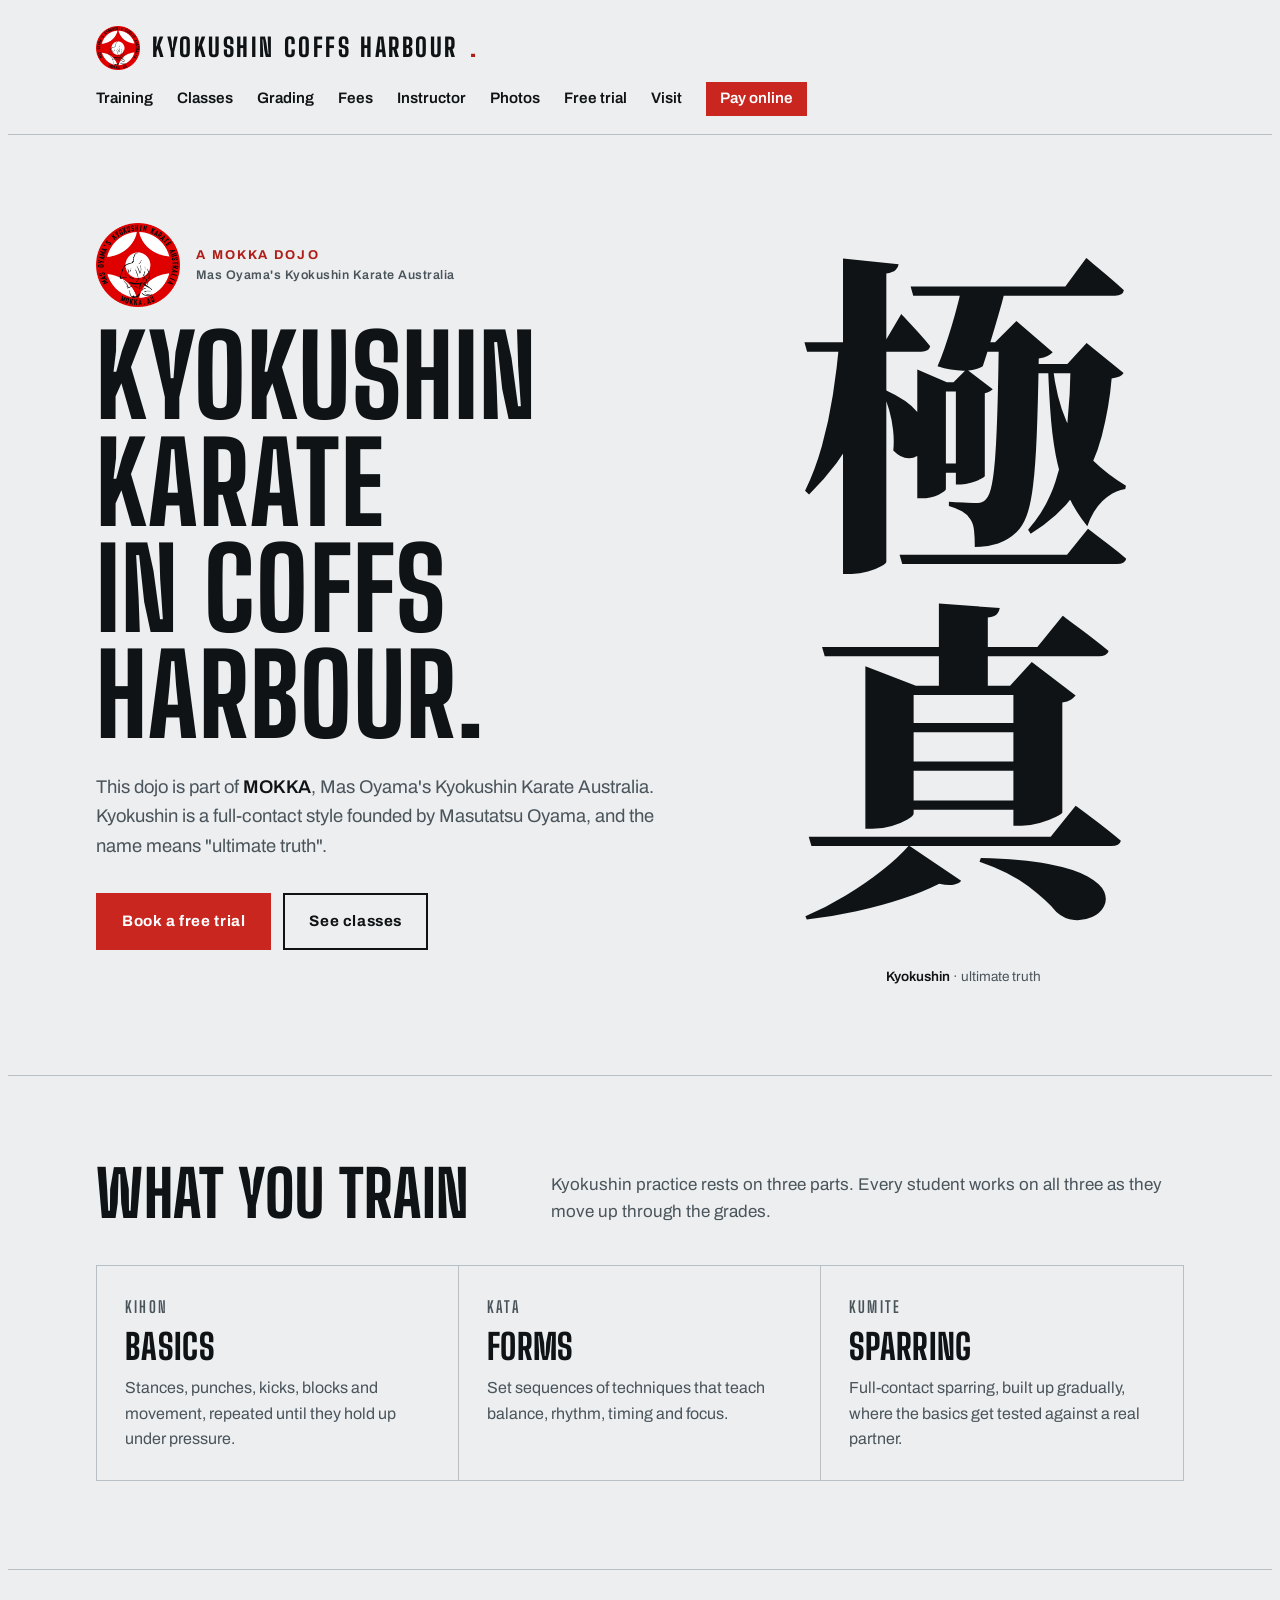
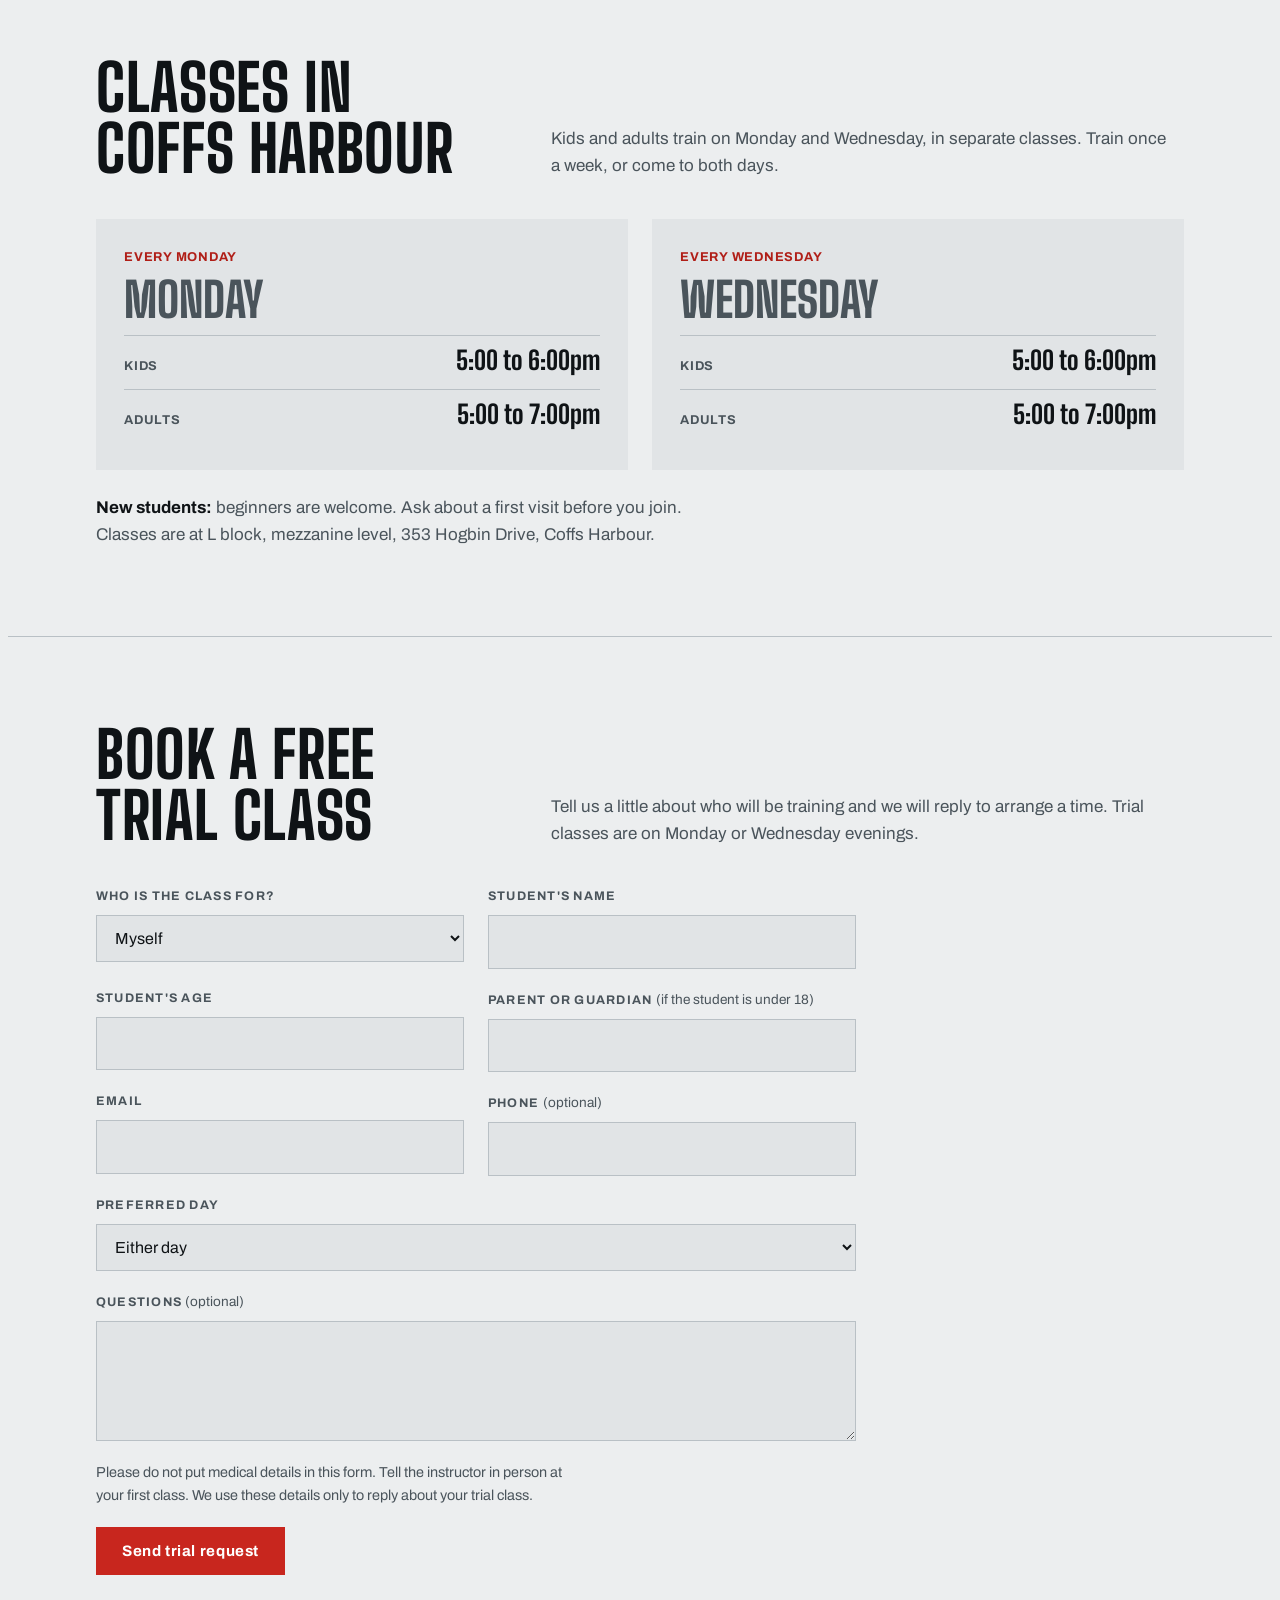
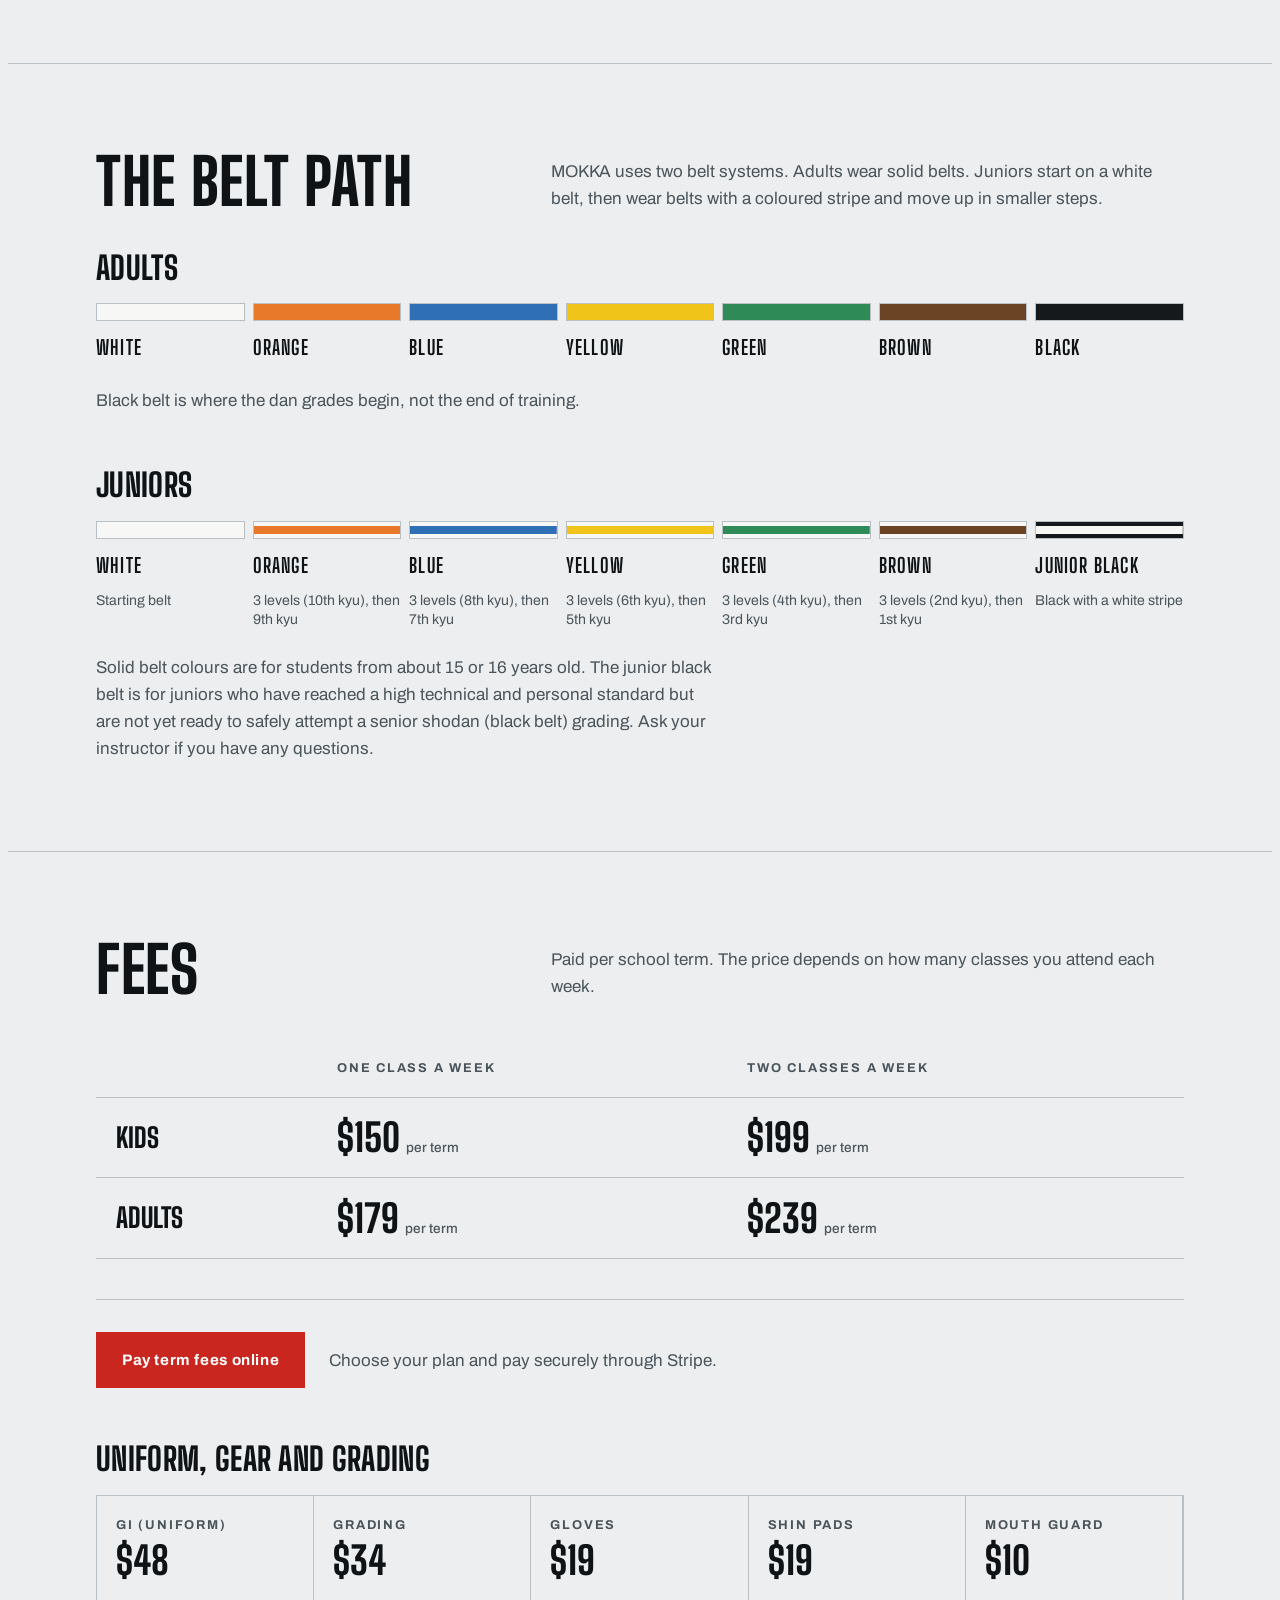
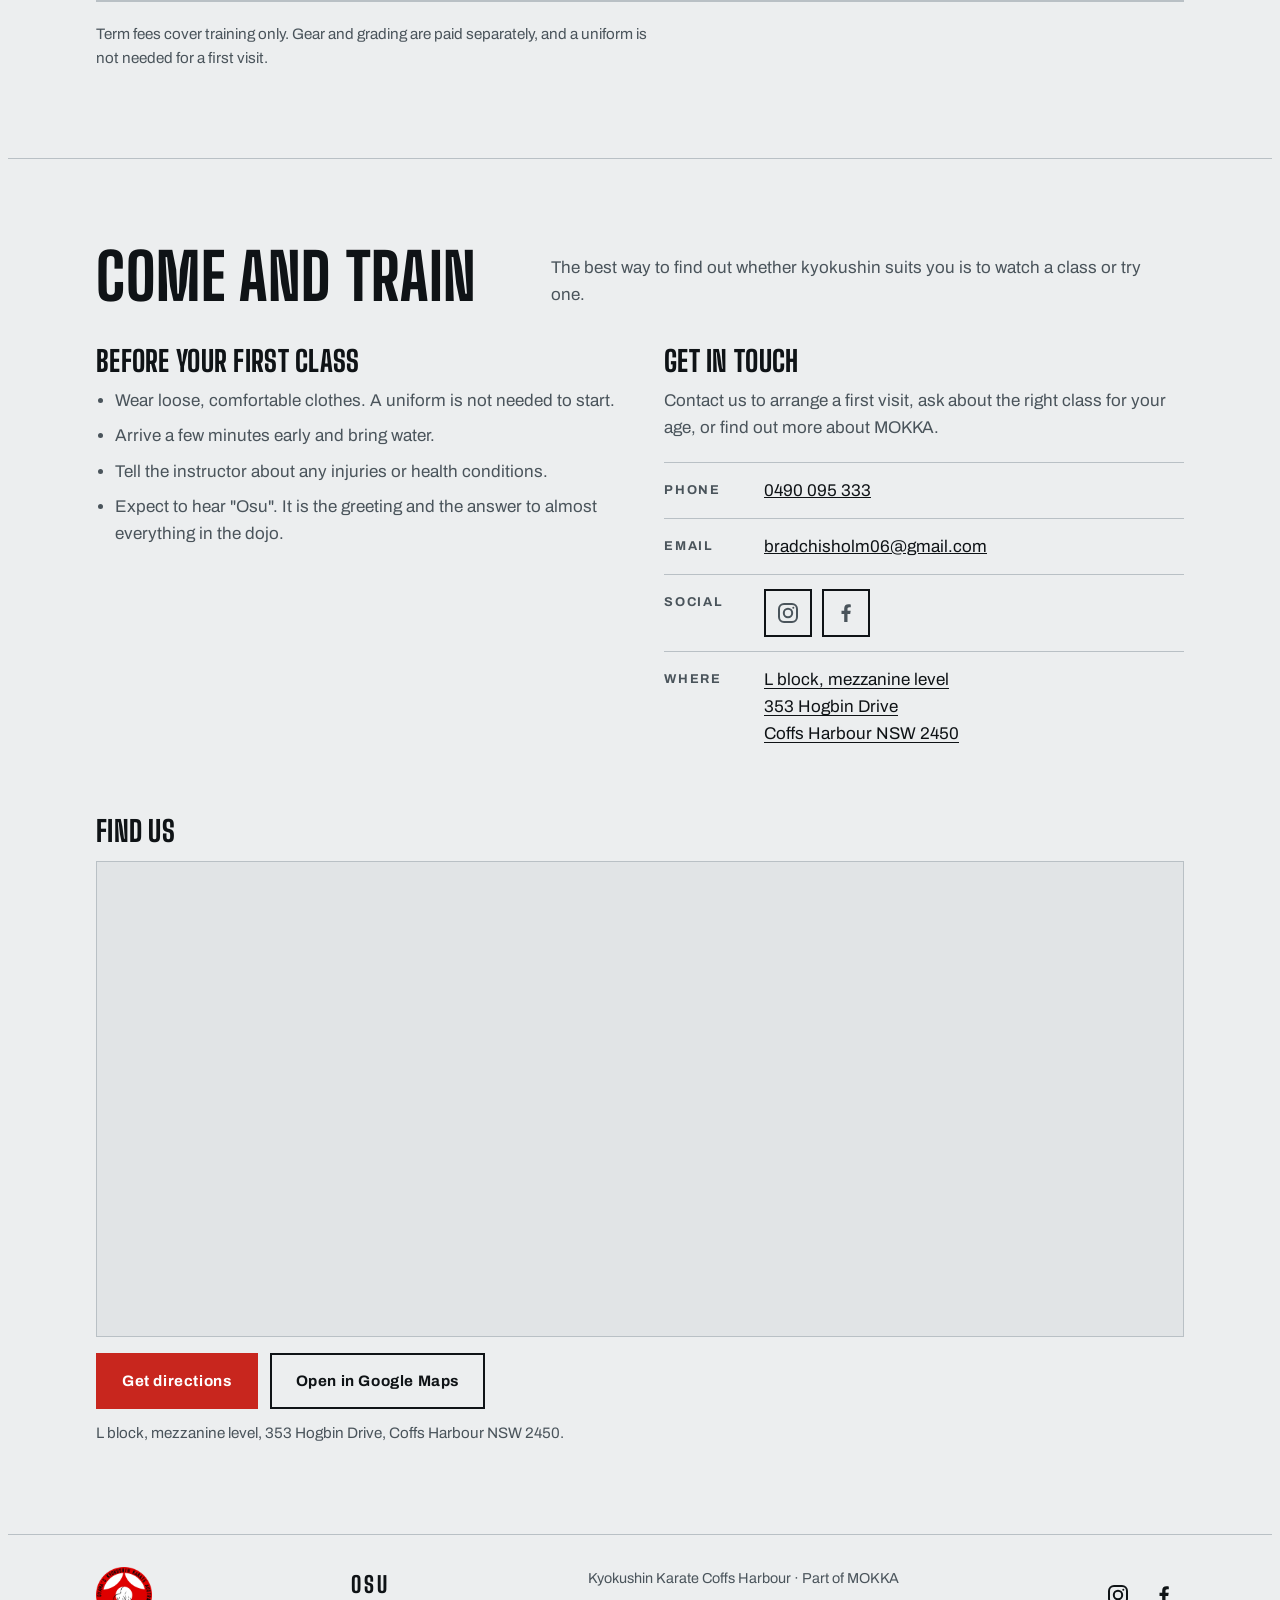
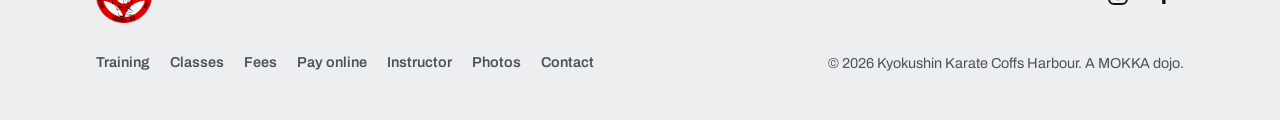
<file: index.html>
<!doctype html>
<html lang="en-AU">
<head>
<meta charset="utf-8">
<meta name="viewport" content="width=device-width, initial-scale=1, viewport-fit=cover">
<title>Kyokushin Karate Coffs Harbour | Kids and Adults Classes</title>
<meta name="description" content="Kyokushin karate classes for kids and adults in Coffs Harbour. A MOKKA dojo. Book a free trial class.">
<meta name="claude:viewport-fit-sides" content="cover">
<meta name="theme-color" content="#C8261E">
<meta property="og:type" content="website">
<meta property="og:site_name" content="Kyokushin Karate Coffs Harbour">
<meta property="og:locale" content="en_AU">
<meta property="og:title" content="Kyokushin Karate Coffs Harbour | Kids and Adults Classes">
<meta property="og:description" content="Kyokushin karate classes for kids and adults in Coffs Harbour. A MOKKA dojo. Book a free trial class.">
<meta property="og:image" content="https://coffskyokushin.netlify.app/og-image.jpg">
<meta name="twitter:card" content="summary_large_image">
<link rel="preconnect" href="https://fonts.googleapis.com">
<link rel="preconnect" href="https://fonts.gstatic.com" crossorigin>
<link rel="stylesheet" href="https://fonts.googleapis.com/css2?family=Big+Shoulders+Display:wght@700;800&family=Archivo:wght@400;500;600;700&display=swap">
<link rel="stylesheet" href="https://fonts.googleapis.com/css2?family=Noto+Serif+JP:wght@900&text=%E6%A5%B5%E7%9C%9F&display=swap">
<link rel="icon" href="favicon.ico" sizes="any">
<link rel="icon" type="image/png" sizes="192x192" href="favicon-192.png">
<link rel="apple-touch-icon" href="apple-touch-icon.png">
<link rel="stylesheet" href="style.css">
<script type="application/ld+json">
{
  "@context": "https://schema.org",
  "@type": "SportsActivityLocation",
  "name": "Kyokushin Karate Coffs Harbour",
  "description": "Kyokushin karate classes for kids and adults in Coffs Harbour. A MOKKA dojo.",
  "url": "https://coffskyokushin.netlify.app/",
  "image": "https://coffskyokushin.netlify.app/og-image.jpg",
  "telephone": "+61490095333",
  "email": "bradchisholm06@gmail.com",
  "address": {"@type": "PostalAddress", "streetAddress": "L block, mezzanine level, 353 Hogbin Drive", "addressLocality": "Coffs Harbour", "addressRegion": "NSW", "postalCode": "2450", "addressCountry": "AU"},
  "geo": {"@type": "GeoCoordinates", "latitude": -30.3283418, "longitude": 153.1025141},
  "hasMap": "https://maps.app.goo.gl/PU4o8mkZWT6EmBcN9",
  "openingHoursSpecification": [{"@type": "OpeningHoursSpecification", "dayOfWeek": ["Monday", "Wednesday"], "opens": "17:00", "closes": "19:00"}],
  "sameAs": ["https://mokka.au", "https://www.instagram.com/mokka.coffs.harbour/", "https://www.facebook.com/profile.php?id=61577713940890"]
}
</script>
<script src="site.js"></script>
</head>
<body>
<a class="skip" href="#top">Skip to content</a>
<header class="bar">
  <div class="wrap">
    <a class="mark" href="#top"><img src="logo-mokka.png" alt="" width="44" height="44">Kyokushin Coffs Harbour<span>.</span></a>
    <button class="nav-toggle" type="button" aria-expanded="false" aria-controls="site-nav" aria-label="Menu"><span></span><span></span><span></span></button>
    <nav id="site-nav" aria-label="Main">
      <a href="#train">Training</a>
      <a href="#classes">Classes</a>
      <a href="#grading">Grading</a>
      <a href="#fees">Fees</a>
      <a href="about.html">Instructor</a>
      <a href="photos.html">Photos</a>
      <a href="#trial">Free trial</a>
      <a href="#visit">Visit</a>
      <a class="nav-pay" href="pay.html">Pay online</a>
    </nav>
  </div>
</header>

<main id="top">
  <div class="hero">
    <div class="wrap">
      <div>
        <a class="eyebrow affil" href="https://mokka.au" target="_blank" rel="noopener"><img src="logo-mokka.png" alt="MOKKA logo" width="84" height="84"><span>A MOKKA dojo<small>Mas Oyama's Kyokushin Karate Australia</small></span></a>
        <h1>Kyokushin karate in Coffs Harbour.</h1>
        <p class="lede">This dojo is part of <strong>MOKKA</strong>, Mas Oyama's Kyokushin Karate Australia. Kyokushin is a full-contact style founded by Masutatsu Oyama, and the name means "ultimate truth".</p>
        <div class="actions">
          <a class="btn primary" href="#trial">Book a free trial</a>
          <a class="btn ghost" href="#classes">See classes</a>
        </div>
      </div>
      <div class="kanji" role="img" aria-label="Kyokushin written in Japanese: 極真">極真</div>
      <p class="kanji-caption"><b>Kyokushin</b> &middot; ultimate truth</p>
    </div>
  </div>

  <section id="train">
    <div class="wrap">
      <div class="section-head">
        <h2>What you train</h2>
        <p>Kyokushin practice rests on three parts. Every student works on all three as they move up through the grades.</p>
      </div>
      <div class="trio">
        <article>
          <p class="jp">Kihon</p>
          <h3>Basics</h3>
          <p>Stances, punches, kicks, blocks and movement, repeated until they hold up under pressure.</p>
        </article>
        <article>
          <p class="jp">Kata</p>
          <h3>Forms</h3>
          <p>Set sequences of techniques that teach balance, rhythm, timing and focus.</p>
        </article>
        <article>
          <p class="jp">Kumite</p>
          <h3>Sparring</h3>
          <p>Full-contact sparring, built up gradually, where the basics get tested against a real partner.</p>
        </article>
      </div>
    </div>
  </section>
  <section id="classes">
    <div class="wrap">
      <div class="section-head">
        <h2>Classes in Coffs Harbour</h2>
        <p>Kids and adults train on Monday and Wednesday, in separate classes. Train once a week, or come to both days.</p>
      </div>
      <div class="days">
        <article class="day">
          <p class="who">Every Monday</p>
          <p class="when">Monday</p>
          <ul class="times">
            <li><span>Kids</span><b>5:00 to 6:00pm</b></li>
            <li><span>Adults</span><b>5:00 to 7:00pm</b></li>
          </ul>
        </article>
        <article class="day">
          <p class="who">Every Wednesday</p>
          <p class="when">Wednesday</p>
          <ul class="times">
            <li><span>Kids</span><b>5:00 to 6:00pm</b></li>
            <li><span>Adults</span><b>5:00 to 7:00pm</b></li>
          </ul>
        </article>
      </div>
      <p class="where"><b>New students:</b> beginners are welcome. Ask about a first visit before you join. Classes are at L block, mezzanine level, 353 Hogbin Drive, Coffs Harbour.</p>
    </div>
  </section>
  <section id="trial">
    <div class="wrap">
      <div class="section-head">
        <h2>Book a free trial class</h2>
        <p>Tell us a little about who will be training and we will reply to arrange a time. Trial classes are on Monday or Wednesday evenings.</p>
      </div>
      <form class="trial-form" id="trial-form" name="trial" method="POST" data-netlify="true" netlify-honeypot="bot-field">
        <input type="hidden" name="form-name" value="trial">
        <input type="hidden" name="subject" value="New trial class request from the website">
        <p class="hp" aria-hidden="true"><label>Leave this empty: <input name="bot-field" type="text" tabindex="-1" autocomplete="off"></label></p>
        <div class="form-grid">
          <div class="field">
            <label for="who">Who is the class for?</label>
            <select id="who" name="who" required>
              <option value="Myself">Myself</option>
              <option value="My child">My child</option>
            </select>
          </div>
          <div class="field">
            <label for="student-name">Student's name</label>
            <input id="student-name" name="student-name" type="text" autocomplete="off" required>
          </div>
          <div class="field">
            <label for="age">Student's age</label>
            <input id="age" name="age" type="number" inputmode="numeric" min="1" max="99" required>
          </div>
          <div class="field">
            <label for="guardian-name">Parent or guardian <small>(if the student is under 18)</small></label>
            <input id="guardian-name" name="guardian-name" type="text" autocomplete="name">
          </div>
          <div class="field">
            <label for="email">Email</label>
            <input id="email" name="email" type="email" autocomplete="email" required>
          </div>
          <div class="field">
            <label for="phone">Phone <small>(optional)</small></label>
            <input id="phone" name="phone" type="tel" autocomplete="tel">
          </div>
          <div class="field wide">
            <label for="day">Preferred day</label>
            <select id="day" name="day">
              <option value="Either day">Either day</option>
              <option value="Monday">Monday</option>
              <option value="Wednesday">Wednesday</option>
            </select>
          </div>
          <div class="field wide">
            <label for="message">Questions <small>(optional)</small></label>
            <textarea id="message" name="message"></textarea>
          </div>
        </div>
        <p class="form-note">Please do not put medical details in this form. Tell the instructor in person at your first class. We use these details only to reply about your trial class.</p>
        <div class="form-actions">
          <button class="btn primary" type="submit">Send trial request</button>
          <p class="form-status" id="trial-status" role="status" aria-live="polite"></p>
        </div>
      </form>
    </div>
  </section>
  <section id="grading">
    <div class="wrap">
      <div class="section-head">
        <h2>The belt path</h2>
        <p>MOKKA uses two belt systems. Adults wear solid belts. Juniors start on a white belt, then wear belts with a coloured stripe and move up in smaller steps.</p>
      </div>
      <h3 class="ladder-title">Adults</h3>
      <ol class="ladder" aria-label="Adult belt order from white to black">
        <li style="--c: var(--belt-white)"><span class="tape"></span><span class="name">White</span></li>
        <li style="--c: var(--belt-orange)"><span class="tape"></span><span class="name">Orange</span></li>
        <li style="--c: var(--belt-blue)"><span class="tape"></span><span class="name">Blue</span></li>
        <li style="--c: var(--belt-yellow)"><span class="tape"></span><span class="name">Yellow</span></li>
        <li style="--c: var(--belt-green)"><span class="tape"></span><span class="name">Green</span></li>
        <li style="--c: var(--belt-brown)"><span class="tape"></span><span class="name">Brown</span></li>
        <li style="--c: var(--belt-black)"><span class="tape"></span><span class="name">Black</span></li>
      </ol>
      <p class="ladder-note">Black belt is where the dan grades begin, not the end of training.</p>

      <h3 class="ladder-title junior-title">Juniors</h3>
      <ol class="ladder junior" aria-label="Junior belt order from white to junior black belt">
        <li style="--c: var(--belt-white)"><span class="tape"></span><span class="name">White</span><span class="detail">Starting belt</span></li>
        <li style="--c: var(--belt-orange)"><span class="tape"></span><span class="name">Orange</span><span class="detail">3 levels (10th kyu), then 9th kyu</span></li>
        <li style="--c: var(--belt-blue)"><span class="tape"></span><span class="name">Blue</span><span class="detail">3 levels (8th kyu), then 7th kyu</span></li>
        <li style="--c: var(--belt-yellow)"><span class="tape"></span><span class="name">Yellow</span><span class="detail">3 levels (6th kyu), then 5th kyu</span></li>
        <li style="--c: var(--belt-green)"><span class="tape"></span><span class="name">Green</span><span class="detail">3 levels (4th kyu), then 3rd kyu</span></li>
        <li style="--c: var(--belt-brown)"><span class="tape"></span><span class="name">Brown</span><span class="detail">3 levels (2nd kyu), then 1st kyu</span></li>
        <li style="--c: var(--belt-white); --base: var(--belt-black)"><span class="tape"></span><span class="name">Junior black</span><span class="detail">Black with a white stripe</span></li>
      </ol>
      <p class="ladder-note">Solid belt colours are for students from about 15 or 16 years old. The junior black belt is for juniors who have reached a high technical and personal standard but are not yet ready to safely attempt a senior shodan (black belt) grading. Ask your instructor if you have any questions.</p>
    </div>
  </section>
  <section id="fees">
    <div class="wrap">
      <div class="section-head">
        <h2>Fees</h2>
        <p>Paid per school term. The price depends on how many classes you attend each week.</p>
      </div>
      <div class="fees-wrap">
        <table>
          <thead>
            <tr><th scope="col"></th><th scope="col">One class a week</th><th scope="col">Two classes a week</th></tr>
          </thead>
          <tbody>
            <tr><th scope="row">Kids</th><td>$150<small>per term</small></td><td>$200<small>per term</small></td></tr>
            <tr><th scope="row">Adults</th><td>$180<small>per term</small></td><td>$240<small>per term</small></td></tr>
          </tbody>
        </table>
      </div>
      <div class="page-cta">
        <a class="btn primary" href="pay.html">Pay term fees online</a>
        <p>Choose your plan and pay securely through Stripe.</p>
      </div>
      <div class="extras">
        <h3>Uniform, gear and grading</h3>
        <dl>
          <div class="item"><dt>Gi (uniform)</dt><dd>$50</dd></div>
          <div class="item"><dt>Grading</dt><dd>$35</dd></div>
          <div class="item"><dt>Gloves</dt><dd>$20</dd></div>
          <div class="item"><dt>Shin pads</dt><dd>$20</dd></div>
          <div class="item"><dt>Mouth guard</dt><dd>$10</dd></div>
        </dl>
        <p class="fees-note">Term fees cover training only. Gear and grading are paid separately, and a uniform is not needed for a first visit.</p>
      </div>
    </div>
  </section>
  <section id="visit">
    <div class="wrap">
      <div class="section-head">
        <h2>Come and train</h2>
        <p>The best way to find out whether kyokushin suits you is to watch a class or try one.</p>
      </div>
      <div class="visit">
        <div>
          <h3>Before your first class</h3>
          <ul>
            <li>Wear loose, comfortable clothes. A uniform is not needed to start.</li>
            <li>Arrive a few minutes early and bring water.</li>
            <li>Tell the instructor about any injuries or health conditions.</li>
            <li>Expect to hear "Osu". It is the greeting and the answer to almost everything in the dojo.</li>
          </ul>
        </div>
        <div>
          <h3>Get in touch</h3>
          <p>Contact us to arrange a first visit, ask about the right class for your age, or find out more about MOKKA.</p>
          <ul class="contact-list">
            <li><span>Phone</span><a href="tel:0490095333">0490 095 333</a></li>
            <li><span>Email</span><a href="mailto:bradchisholm06@gmail.com">bradchisholm06@gmail.com</a></li>
            <li><span>Social</span><span class="social-links"><a class="btn ghost icon-btn" href="https://www.instagram.com/mokka.coffs.harbour/" target="_blank" rel="noopener" aria-label="Instagram" title="Instagram"><svg viewBox="0 0 24 24" width="24" height="24" fill="none" stroke="currentColor" stroke-width="2" stroke-linecap="round" stroke-linejoin="round" aria-hidden="true"><rect x="3" y="3" width="18" height="18" rx="5"/><circle cx="12" cy="12" r="4.2"/><circle cx="17.3" cy="6.7" r="1" fill="currentColor" stroke="none"/></svg></a><a class="btn ghost icon-btn" href="https://www.facebook.com/profile.php?id=61577713940890" target="_blank" rel="noopener" aria-label="Facebook" title="Facebook"><svg viewBox="0 0 24 24" width="24" height="24" fill="currentColor" aria-hidden="true"><path d="M13.5 21v-8h2.7l.5-3.2h-3.2V7.9c0-.9.4-1.7 1.8-1.7h1.5V3.4c-.3 0-1.3-.2-2.4-.2-2.6 0-4.2 1.5-4.2 4.3v2.3H7.5V13h2.7v8h3.3z"/></svg></a></span></li>
            <li><span>Where</span><address><a href="https://maps.app.goo.gl/PU4o8mkZWT6EmBcN9" target="_blank" rel="noopener" title="Open in Google Maps">L block, mezzanine level<br>353 Hogbin Drive<br>Coffs Harbour NSW 2450</a></address></li>
          </ul>
        </div>
      </div>
      <div class="map-block">
        <h3>Find us</h3>
        <div class="map-frame">
          <iframe title="Map showing Kyokushin Karate Coffs Harbour" src="https://www.google.com/maps?q=-30.3283418,153.1025141&amp;z=17&amp;output=embed" loading="lazy" referrerpolicy="no-referrer-when-downgrade" allowfullscreen></iframe>
        </div>
        <p class="map-actions">
          <a class="btn primary" href="https://www.google.com/maps/dir/?api=1&amp;destination=-30.3283418,153.1025141" target="_blank" rel="noopener">Get directions</a>
          <a class="btn ghost" href="https://maps.app.goo.gl/PU4o8mkZWT6EmBcN9" target="_blank" rel="noopener">Open in Google Maps</a>
        </p>
        <p class="map-note">L block, mezzanine level, 353 Hogbin Drive, Coffs Harbour NSW 2450.</p>
      </div>
    </div>
  </section>
</main>

<footer>
  <div class="wrap">
    <a class="foot-logo" href="https://mokka.au" target="_blank" rel="noopener" aria-label="MOKKA, Mas Oyama's Kyokushin Karate Australia (mokka.au)"><img src="logo-mokka.png" alt="" width="64" height="64"></a>
    <span class="osu">Osu</span>
    <span>Kyokushin Karate Coffs Harbour &middot; Part of MOKKA</span>
    <span class="foot-social"><a class="foot-icon" href="https://www.instagram.com/mokka.coffs.harbour/" target="_blank" rel="noopener" aria-label="Instagram" title="Instagram"><svg viewBox="0 0 24 24" width="24" height="24" fill="none" stroke="currentColor" stroke-width="2" stroke-linecap="round" stroke-linejoin="round" aria-hidden="true"><rect x="3" y="3" width="18" height="18" rx="5"/><circle cx="12" cy="12" r="4.2"/><circle cx="17.3" cy="6.7" r="1" fill="currentColor" stroke="none"/></svg></a><a class="foot-icon" href="https://www.facebook.com/profile.php?id=61577713940890" target="_blank" rel="noopener" aria-label="Facebook" title="Facebook"><svg viewBox="0 0 24 24" width="24" height="24" fill="currentColor" aria-hidden="true"><path d="M13.5 21v-8h2.7l.5-3.2h-3.2V7.9c0-.9.4-1.7 1.8-1.7h1.5V3.4c-.3 0-1.3-.2-2.4-.2-2.6 0-4.2 1.5-4.2 4.3v2.3H7.5V13h2.7v8h3.3z"/></svg></a></span>
  </div>
  <div class="wrap foot-meta">
    <nav aria-label="Footer">
      <a href="index.html#train">Training</a>
      <a href="index.html#classes">Classes</a>
      <a href="index.html#fees">Fees</a>
      <a href="pay.html">Pay online</a>
      <a href="about.html">Instructor</a>
      <a href="photos.html">Photos</a>
      <a href="index.html#visit">Contact</a>
    </nav>
    <p>&copy; 2026 Kyokushin Karate Coffs Harbour. A MOKKA dojo.</p>
  </div>
</footer>
<script>
(function () {
  var form = document.getElementById('trial-form');
  var status = document.getElementById('trial-status');
  if (!form || !status) return;
  form.addEventListener('submit', function (e) {
    e.preventDefault();
    var btn = form.querySelector('button[type="submit"]');
    btn.disabled = true;
    status.className = 'form-status';
    status.textContent = 'Sending...';
    fetch('/', {
      method: 'POST',
      headers: { 'Content-Type': 'application/x-www-form-urlencoded' },
      body: new URLSearchParams(new FormData(form)).toString()
    }).then(function (res) {
      if (!res.ok) throw new Error('not ok');
      status.className = 'form-status ok';
      status.textContent = 'Thanks. We have your details and will reply by email or phone to arrange your trial class.';
      form.reset();
    }).catch(function () {
      status.className = 'form-status err';
      status.textContent = 'Sorry, that did not send. Please call 0490 095 333 or email bradchisholm06@gmail.com.';
    }).then(function () {
      btn.disabled = false;
    });
  });
})();
</script>
</body>
</html>
</file>
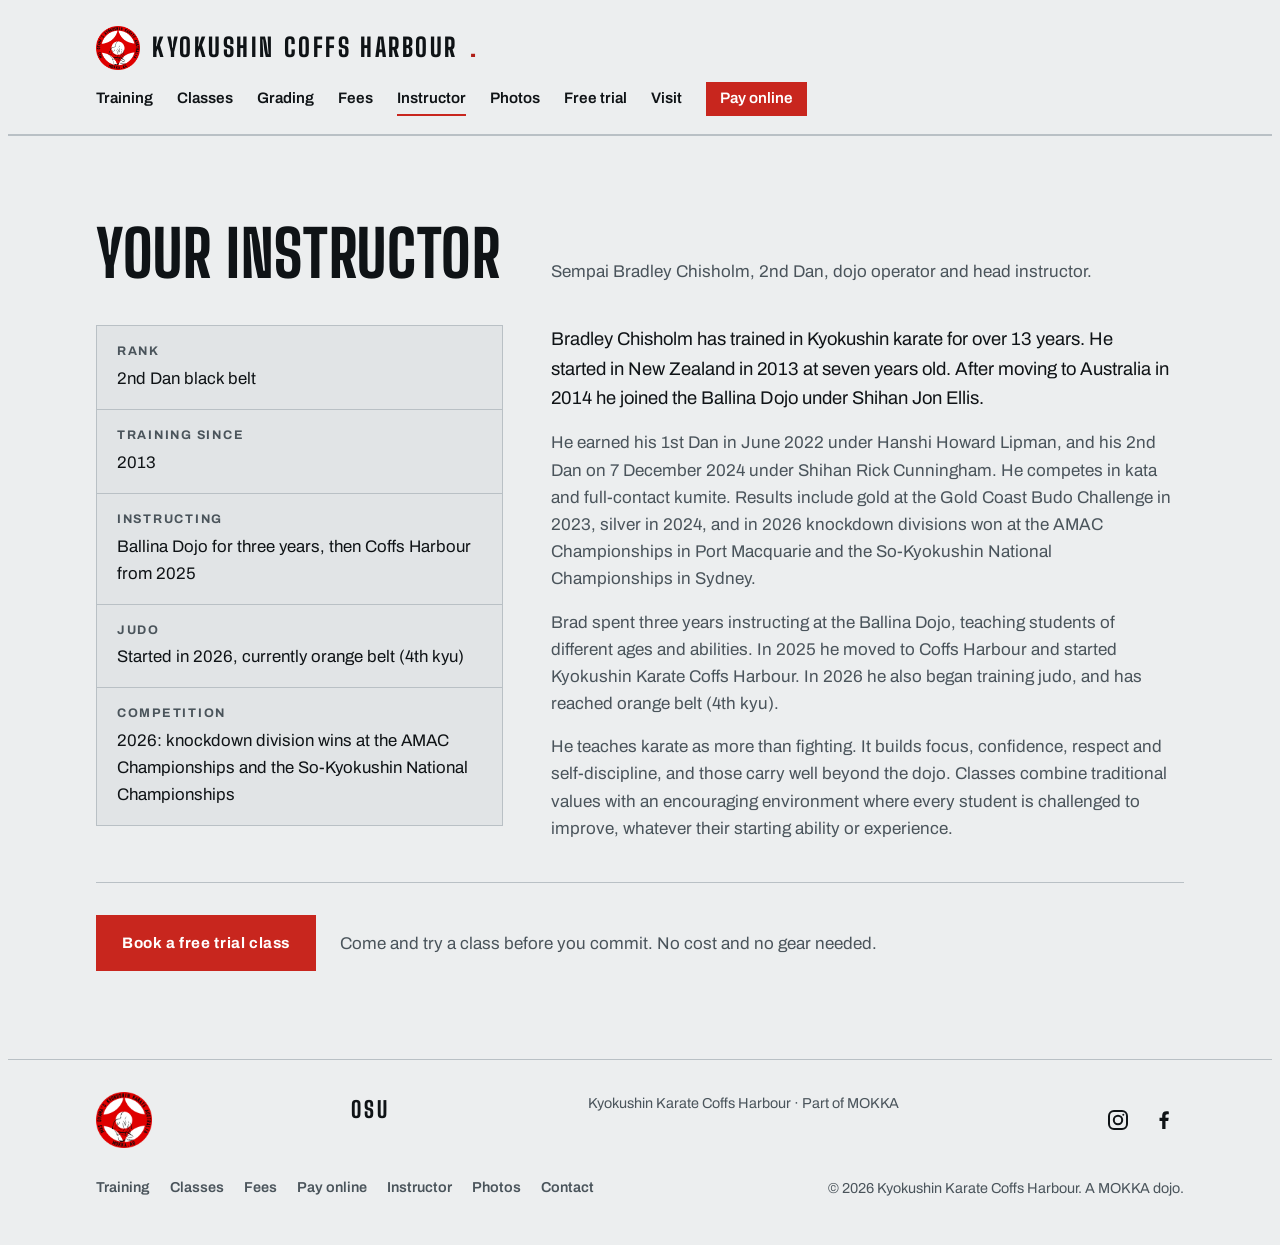
<file: about.html>
<!doctype html>
<html lang="en-AU">
<head>
<meta charset="utf-8">
<meta name="viewport" content="width=device-width, initial-scale=1, viewport-fit=cover">
<title>Your instructor | Kyokushin Karate Coffs Harbour</title>
<meta name="description" content="Meet Sempai Bradley Chisholm, 2nd Dan, head instructor at Kyokushin Karate Coffs Harbour.">
<meta name="claude:viewport-fit-sides" content="cover">
<meta name="theme-color" content="#C8261E">
<meta property="og:type" content="website">
<meta property="og:site_name" content="Kyokushin Karate Coffs Harbour">
<meta property="og:locale" content="en_AU">
<meta property="og:title" content="Your instructor | Kyokushin Karate Coffs Harbour">
<meta property="og:description" content="Meet Sempai Bradley Chisholm, 2nd Dan, head instructor at Kyokushin Karate Coffs Harbour.">
<meta property="og:image" content="https://coffskyokushin.netlify.app/og-image.jpg">
<meta name="twitter:card" content="summary_large_image">
<link rel="preconnect" href="https://fonts.googleapis.com">
<link rel="preconnect" href="https://fonts.gstatic.com" crossorigin>
<link rel="stylesheet" href="https://fonts.googleapis.com/css2?family=Big+Shoulders+Display:wght@700;800&family=Archivo:wght@400;500;600;700&display=swap">
<link rel="stylesheet" href="https://fonts.googleapis.com/css2?family=Noto+Serif+JP:wght@900&text=%E6%A5%B5%E7%9C%9F&display=swap">
<link rel="icon" href="favicon.ico" sizes="any">
<link rel="icon" type="image/png" sizes="192x192" href="favicon-192.png">
<link rel="apple-touch-icon" href="apple-touch-icon.png">
<link rel="stylesheet" href="style.css">
<script src="site.js"></script>
</head>
<body>
<a class="skip" href="#top">Skip to content</a>
<header class="bar">
  <div class="wrap">
    <a class="mark" href="index.html"><img src="logo-mokka.png" alt="" width="44" height="44">Kyokushin Coffs Harbour<span>.</span></a>
    <button class="nav-toggle" type="button" aria-expanded="false" aria-controls="site-nav" aria-label="Menu"><span></span><span></span><span></span></button>
    <nav id="site-nav" aria-label="Main">
      <a href="index.html#train">Training</a>
      <a href="index.html#classes">Classes</a>
      <a href="index.html#grading">Grading</a>
      <a href="index.html#fees">Fees</a>
      <a href="about.html" aria-current="page">Instructor</a>
      <a href="photos.html">Photos</a>
      <a href="index.html#trial">Free trial</a>
      <a href="index.html#visit">Visit</a>
      <a class="nav-pay" href="pay.html">Pay online</a>
    </nav>
  </div>
</header>

<main id="top">
  <section id="about">
    <div class="wrap">
      <div class="section-head">
        <h1>Your instructor</h1>
        <p>Sempai Bradley Chisholm, 2nd Dan, dojo operator and head instructor.</p>
      </div>
      <div class="about">
        <dl class="about-facts">
          <div><dt>Rank</dt><dd>2nd Dan black belt</dd></div>
          <div><dt>Training since</dt><dd>2013</dd></div>
          <div><dt>Instructing</dt><dd>Ballina Dojo for three years, then Coffs Harbour from 2025</dd></div>
          <div><dt>Judo</dt><dd>Started in 2026, currently orange belt (4th kyu)</dd></div>
          <div><dt>Competition</dt><dd>2026: knockdown division wins at the AMAC Championships and the So-Kyokushin National Championships</dd></div>
        </dl>
        <div class="about-text">
          <p>Bradley Chisholm has trained in Kyokushin karate for over 13 years. He started in New Zealand in 2013 at seven years old. After moving to Australia in 2014 he joined the Ballina Dojo under Shihan Jon Ellis.</p>
          <p>He earned his 1st Dan in June 2022 under Hanshi Howard Lipman, and his 2nd Dan on 7 December 2024 under Shihan Rick Cunningham. He competes in kata and full-contact kumite. Results include gold at the Gold Coast Budo Challenge in 2023, silver in 2024, and in 2026 knockdown divisions won at the AMAC Championships in Port Macquarie and the So-Kyokushin National Championships in Sydney.</p>
          <p>Brad spent three years instructing at the Ballina Dojo, teaching students of different ages and abilities. In 2025 he moved to Coffs Harbour and started Kyokushin Karate Coffs Harbour. In 2026 he also began training judo, and has reached orange belt (4th kyu).</p>
          <p>He teaches karate as more than fighting. It builds focus, confidence, respect and self-discipline, and those carry well beyond the dojo. Classes combine traditional values with an encouraging environment where every student is challenged to improve, whatever their starting ability or experience.</p>
        </div>
      </div>
      <div class="page-cta">
        <a class="btn primary" href="index.html#trial">Book a free trial class</a>
        <p>Come and try a class before you commit. No cost and no gear needed.</p>
      </div>
    </div>
  </section>
</main>

<footer>
  <div class="wrap">
    <a class="foot-logo" href="https://mokka.au" target="_blank" rel="noopener" aria-label="MOKKA, Mas Oyama's Kyokushin Karate Australia (mokka.au)"><img src="logo-mokka.png" alt="" width="64" height="64"></a>
    <span class="osu">Osu</span>
    <span>Kyokushin Karate Coffs Harbour &middot; Part of MOKKA</span>
    <span class="foot-social"><a class="foot-icon" href="https://www.instagram.com/mokka.coffs.harbour/" target="_blank" rel="noopener" aria-label="Instagram" title="Instagram"><svg viewBox="0 0 24 24" width="24" height="24" fill="none" stroke="currentColor" stroke-width="2" stroke-linecap="round" stroke-linejoin="round" aria-hidden="true"><rect x="3" y="3" width="18" height="18" rx="5"/><circle cx="12" cy="12" r="4.2"/><circle cx="17.3" cy="6.7" r="1" fill="currentColor" stroke="none"/></svg></a><a class="foot-icon" href="https://www.facebook.com/profile.php?id=61577713940890" target="_blank" rel="noopener" aria-label="Facebook" title="Facebook"><svg viewBox="0 0 24 24" width="24" height="24" fill="currentColor" aria-hidden="true"><path d="M13.5 21v-8h2.7l.5-3.2h-3.2V7.9c0-.9.4-1.7 1.8-1.7h1.5V3.4c-.3 0-1.3-.2-2.4-.2-2.6 0-4.2 1.5-4.2 4.3v2.3H7.5V13h2.7v8h3.3z"/></svg></a></span>
  </div>
  <div class="wrap foot-meta">
    <nav aria-label="Footer">
      <a href="index.html#train">Training</a>
      <a href="index.html#classes">Classes</a>
      <a href="index.html#fees">Fees</a>
      <a href="pay.html">Pay online</a>
      <a href="about.html">Instructor</a>
      <a href="photos.html">Photos</a>
      <a href="index.html#visit">Contact</a>
    </nav>
    <p>&copy; 2026 Kyokushin Karate Coffs Harbour. A MOKKA dojo.</p>
  </div>
</footer>
</body>
</html>
</file>
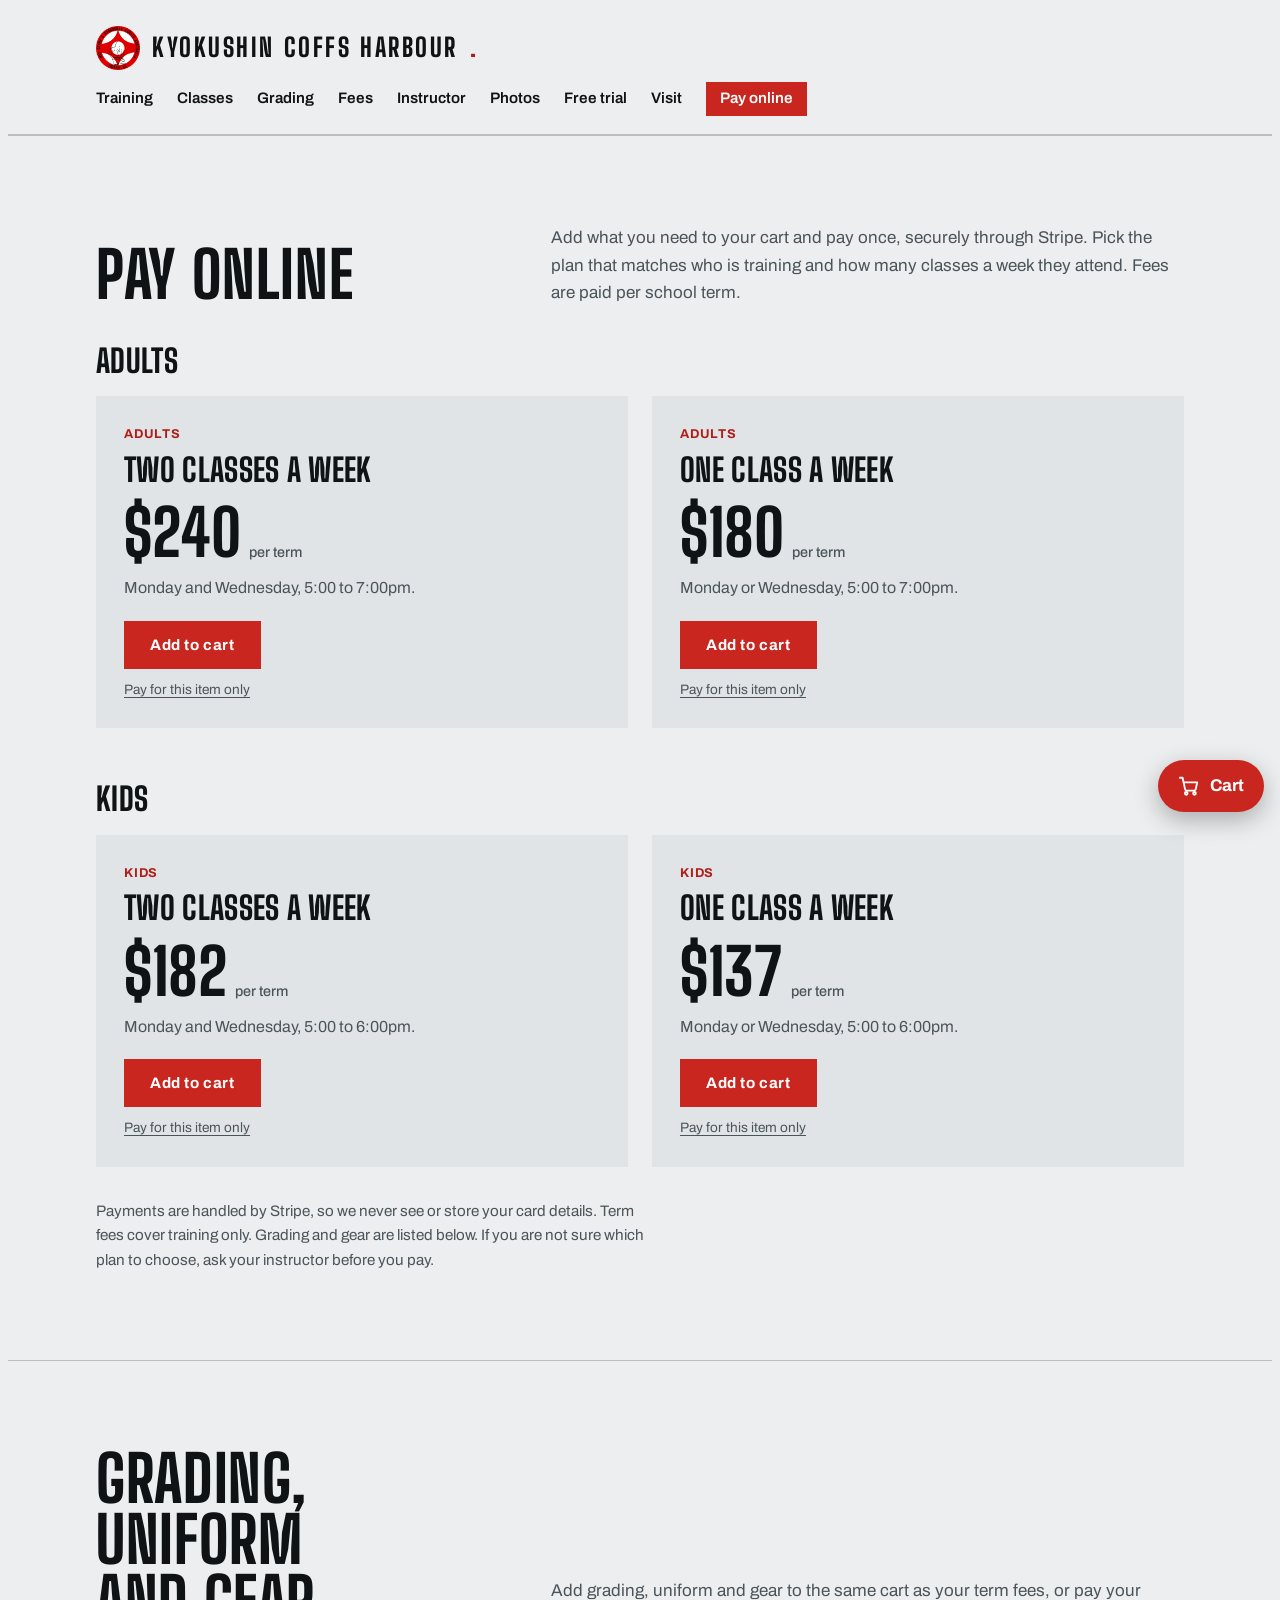
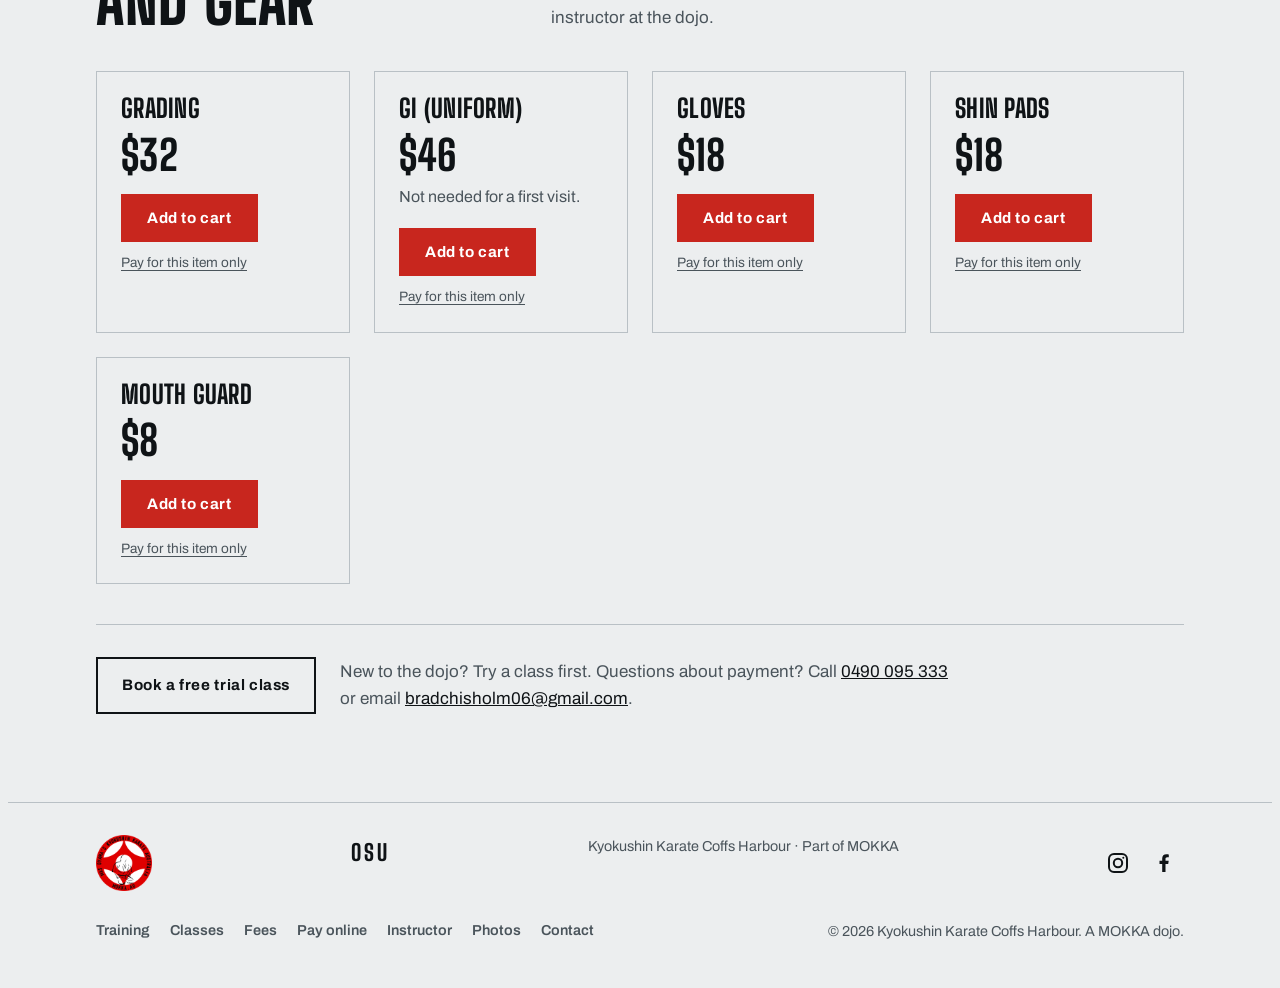
<file: pay.html>
<!doctype html>
<html lang="en-AU">
<head>
<meta charset="utf-8">
<meta name="viewport" content="width=device-width, initial-scale=1, viewport-fit=cover">
<title>Pay online | Kyokushin Karate Coffs Harbour</title>
<meta name="description" content="Pay term fees for Kyokushin Karate Coffs Harbour online, securely through Stripe. Kids and adults, one or two classes a week.">
<meta name="claude:viewport-fit-sides" content="cover">
<meta name="theme-color" content="#C8261E">
<meta property="og:type" content="website">
<meta property="og:site_name" content="Kyokushin Karate Coffs Harbour">
<meta property="og:locale" content="en_AU">
<meta property="og:title" content="Pay online | Kyokushin Karate Coffs Harbour">
<meta property="og:description" content="Pay term fees for Kyokushin Karate Coffs Harbour online, securely through Stripe. Kids and adults, one or two classes a week.">
<meta property="og:image" content="https://coffskyokushin.netlify.app/og-image.jpg">
<meta name="twitter:card" content="summary_large_image">
<link rel="preconnect" href="https://fonts.googleapis.com">
<link rel="preconnect" href="https://fonts.gstatic.com" crossorigin>
<link rel="stylesheet" href="https://fonts.googleapis.com/css2?family=Big+Shoulders+Display:wght@700;800&family=Archivo:wght@400;500;600;700&display=swap">
<link rel="stylesheet" href="https://fonts.googleapis.com/css2?family=Noto+Serif+JP:wght@900&text=%E6%A5%B5%E7%9C%9F&display=swap">
<link rel="icon" href="favicon.ico" sizes="any">
<link rel="icon" type="image/png" sizes="192x192" href="favicon-192.png">
<link rel="apple-touch-icon" href="apple-touch-icon.png">
<link rel="stylesheet" href="style.css">
<script src="site.js"></script>
</head>
<body>
<a class="skip" href="#top">Skip to content</a>
<header class="bar">
  <div class="wrap">
    <a class="mark" href="index.html"><img src="logo-mokka.png" alt="" width="44" height="44">Kyokushin Coffs Harbour<span>.</span></a>
    <button class="nav-toggle" type="button" aria-expanded="false" aria-controls="site-nav" aria-label="Menu"><span></span><span></span><span></span></button>
    <nav id="site-nav" aria-label="Main">
      <a href="index.html#train">Training</a>
      <a href="index.html#classes">Classes</a>
      <a href="index.html#grading">Grading</a>
      <a href="index.html#fees">Fees</a>
      <a href="about.html">Instructor</a>
      <a href="photos.html">Photos</a>
      <a href="index.html#trial">Free trial</a>
      <a href="index.html#visit">Visit</a>
      <a class="nav-pay" href="pay.html" aria-current="page">Pay online</a>
    </nav>
  </div>
</header>

<main id="top">
  <div class="pay-banner" id="payBanner" role="status" hidden></div>
  <section id="term-fees">
    <div class="wrap">
      <div class="section-head">
        <h1>Pay online</h1>
        <p>Add what you need to your cart and pay once, securely through Stripe. Pick the plan that matches who is training and how many classes a week they attend. Fees are paid per school term.</p>
      </div>

      <h3 class="ladder-title">Adults</h3>
      <div class="plans">
        <article class="plan" data-id="adult-2x" data-name="Adult term fees, 2 classes a week" data-price="240">
          <p class="who">Adults</p>
          <h4>Two classes a week</h4>
          <p class="price">$240<small>per term</small></p>
          <p class="detail">Monday and Wednesday, 5:00 to 7:00pm.</p>
          <div class="buy"><button class="btn primary add-to-cart" type="button">Add to cart</button><a class="direct-link" href="https://buy.stripe.com/bJe7sM3cv8SifTk2Hy1oI03" rel="noopener">Pay for this item only</a></div>
        </article>
        <article class="plan" data-id="adult-1x" data-name="Adult term fees, 1 class a week" data-price="180">
          <p class="who">Adults</p>
          <h4>One class a week</h4>
          <p class="price">$180<small>per term</small></p>
          <p class="detail">Monday or Wednesday, 5:00 to 7:00pm.</p>
          <div class="buy"><button class="btn primary add-to-cart" type="button">Add to cart</button><a class="direct-link" href="https://buy.stripe.com/3cI4gA8wP2tU4aC0zq1oI04" rel="noopener">Pay for this item only</a></div>
        </article>
      </div>

      <h3 class="ladder-title junior-title">Kids</h3>
      <div class="plans">
        <article class="plan" data-id="kid-2x" data-name="Kids term fees, 2 classes a week" data-price="200">
          <p class="who">Kids</p>
          <h4>Two classes a week</h4>
          <p class="price">$200<small>per term</small></p>
          <p class="detail">Monday and Wednesday, 5:00 to 6:00pm.</p>
          <div class="buy"><button class="btn primary add-to-cart" type="button">Add to cart</button><a class="direct-link" href="https://buy.stripe.com/cNi28s8wP0lMdLcbe41oI05" rel="noopener">Pay for this item only</a></div>
        </article>
        <article class="plan" data-id="kid-1x" data-name="Kids term fees, 1 class a week" data-price="150">
          <p class="who">Kids</p>
          <h4>One class a week</h4>
          <p class="price">$150<small>per term</small></p>
          <p class="detail">Monday or Wednesday, 5:00 to 6:00pm.</p>
          <div class="buy"><button class="btn primary add-to-cart" type="button">Add to cart</button><a class="direct-link" href="https://buy.stripe.com/4gM9AUfZhd8y6iK81S1oI00" rel="noopener">Pay for this item only</a></div>
        </article>
      </div>

      <p class="pay-note">Payments are handled by Stripe, so we never see or store your card details. Term fees cover training only. Grading and gear are listed below. If you are not sure which plan to choose, ask your instructor before you pay.</p>
    </div>
  </section>

  <section id="shop">
    <div class="wrap">
      <div class="section-head">
        <h2>Grading, uniform and gear</h2>
        <p>Add grading, uniform and gear to the same cart as your term fees, or pay your instructor at the dojo.</p>
      </div>

      <!--
        HOW TO ADD OR CHANGE AN ITEM IN THE CART
        1. In netlify/functions/checkout.js, add a line to CATALOG (or change a price there). The price in that
           file is the one customers are charged.
        2. Copy one whole <article class="shop-item" ...> block below and change data-id (must match the CATALOG id),
           data-name, data-price (display only), the heading and the price shown.
        The small "Pay for this item only" links are the old single-item Stripe links. Delete them once you are happy with the cart.
      -->
      <div class="shop">
        <article class="shop-item" data-id="grading" data-name="Grading fee" data-price="35">
          <h4>Grading</h4>
          <p class="price">$35</p>
          <div class="buy"><button class="btn primary add-to-cart" type="button">Add to cart</button><a class="direct-link" href="https://buy.stripe.com/bJe6oI00j0lMgXo6XO1oI06" rel="noopener">Pay for this item only</a></div>
        </article>
        <article class="shop-item" data-id="gi" data-name="Gi (uniform)" data-price="50">
          <h4>Gi (uniform)</h4>
          <p class="price">$50</p>
          <p class="detail">Not needed for a first visit.</p>
          <div class="buy"><button class="btn primary add-to-cart" type="button">Add to cart</button><a class="direct-link" href="https://buy.stripe.com/8x25kEeVdd8y9uW5TK1oI08" rel="noopener">Pay for this item only</a></div>
        </article>
        <article class="shop-item" data-id="gloves" data-name="Gloves" data-price="20">
          <h4>Gloves</h4>
          <p class="price">$20</p>
          <div class="buy"><button class="btn primary add-to-cart" type="button">Add to cart</button><a class="direct-link" href="https://buy.stripe.com/14A28sfZh7OecH84PG1oI07" rel="noopener">Pay for this item only</a></div>
        </article>
        <article class="shop-item" data-id="shin-pads" data-name="Shin pads" data-price="20">
          <h4>Shin pads</h4>
          <p class="price">$20</p>
          <div class="buy"><button class="btn primary add-to-cart" type="button">Add to cart</button><a class="direct-link" href="https://buy.stripe.com/cNidRaeVd1pQaz0be41oI0a" rel="noopener">Pay for this item only</a></div>
        </article>
        <article class="shop-item" data-id="mouth-guard" data-name="Mouth guard" data-price="10">
          <h4>Mouth guard</h4>
          <p class="price">$10</p>
          <div class="buy"><button class="btn primary add-to-cart" type="button">Add to cart</button><a class="direct-link" href="https://buy.stripe.com/fZucN69AT6KadLc6XO1oI09" rel="noopener">Pay for this item only</a></div>
        </article>
      </div>

      <div class="page-cta">
        <a class="btn ghost" href="index.html#trial">Book a free trial class</a>
        <p>New to the dojo? Try a class first. Questions about payment? Call <a href="tel:0490095333">0490 095 333</a> or email <a href="mailto:bradchisholm06@gmail.com">bradchisholm06@gmail.com</a>.</p>
      </div>
    </div>
  </section>
</main>

<footer>
  <div class="wrap">
    <a class="foot-logo" href="https://mokka.au" target="_blank" rel="noopener" aria-label="MOKKA, Mas Oyama's Kyokushin Karate Australia (mokka.au)"><img src="logo-mokka.png" alt="" width="64" height="64"></a>
    <span class="osu">Osu</span>
    <span>Kyokushin Karate Coffs Harbour &middot; Part of MOKKA</span>
    <span class="foot-social"><a class="foot-icon" href="https://www.instagram.com/mokka.coffs.harbour/" target="_blank" rel="noopener" aria-label="Instagram" title="Instagram"><svg viewBox="0 0 24 24" width="24" height="24" fill="none" stroke="currentColor" stroke-width="2" stroke-linecap="round" stroke-linejoin="round" aria-hidden="true"><rect x="3" y="3" width="18" height="18" rx="5"/><circle cx="12" cy="12" r="4.2"/><circle cx="17.3" cy="6.7" r="1" fill="currentColor" stroke="none"/></svg></a><a class="foot-icon" href="https://www.facebook.com/profile.php?id=61577713940890" target="_blank" rel="noopener" aria-label="Facebook" title="Facebook"><svg viewBox="0 0 24 24" width="24" height="24" fill="currentColor" aria-hidden="true"><path d="M13.5 21v-8h2.7l.5-3.2h-3.2V7.9c0-.9.4-1.7 1.8-1.7h1.5V3.4c-.3 0-1.3-.2-2.4-.2-2.6 0-4.2 1.5-4.2 4.3v2.3H7.5V13h2.7v8h3.3z"/></svg></a></span>
  </div>
  <div class="wrap foot-meta">
    <nav aria-label="Footer">
      <a href="index.html#train">Training</a>
      <a href="index.html#classes">Classes</a>
      <a href="index.html#fees">Fees</a>
      <a href="pay.html">Pay online</a>
      <a href="about.html">Instructor</a>
      <a href="photos.html">Photos</a>
      <a href="index.html#visit">Contact</a>
    </nav>
    <p>&copy; 2026 Kyokushin Karate Coffs Harbour. A MOKKA dojo.</p>
  </div>
</footer>
<button class="cart-fab" id="cartOpen" type="button" aria-controls="cart" aria-expanded="false">
  <svg viewBox="0 0 24 24" width="22" height="22" fill="none" stroke="currentColor" stroke-width="2" stroke-linecap="round" stroke-linejoin="round" aria-hidden="true"><circle cx="9" cy="20" r="1.5"/><circle cx="18" cy="20" r="1.5"/><path d="M2 3h3l2.7 12.4a2 2 0 0 0 2 1.6h7.6a2 2 0 0 0 2-1.5L21 8H6"/></svg>
  <span>Cart</span><span class="cart-count" id="cartCount">0</span>
</button>
<div class="cart-scrim" id="cartScrim" hidden></div>
<aside class="cart" id="cart" aria-label="Shopping cart" hidden>
  <div class="cart-head"><h2>Your cart</h2><button class="cart-close" id="cartClose" type="button" aria-label="Close cart">&times;</button></div>
  <ul class="cart-list" id="cartList"></ul>
  <p class="cart-empty" id="cartEmpty">Your cart is empty. Add term fees, grading or gear, then check out once.</p>
  <div class="cart-foot">
    <p class="cart-total"><span>Total</span><strong id="cartTotal">$0</strong></p>
    <p class="cart-error" id="cartError" role="alert" hidden></p>
    <button class="btn primary" id="checkoutBtn" type="button">Checkout with Stripe</button>
    <p class="cart-small">You will enter the student's name and your email on the Stripe page. Prices are in AUD.</p>
  </div>
</aside>
<script src="cart.js"></script>
</body>
</html>
</file>
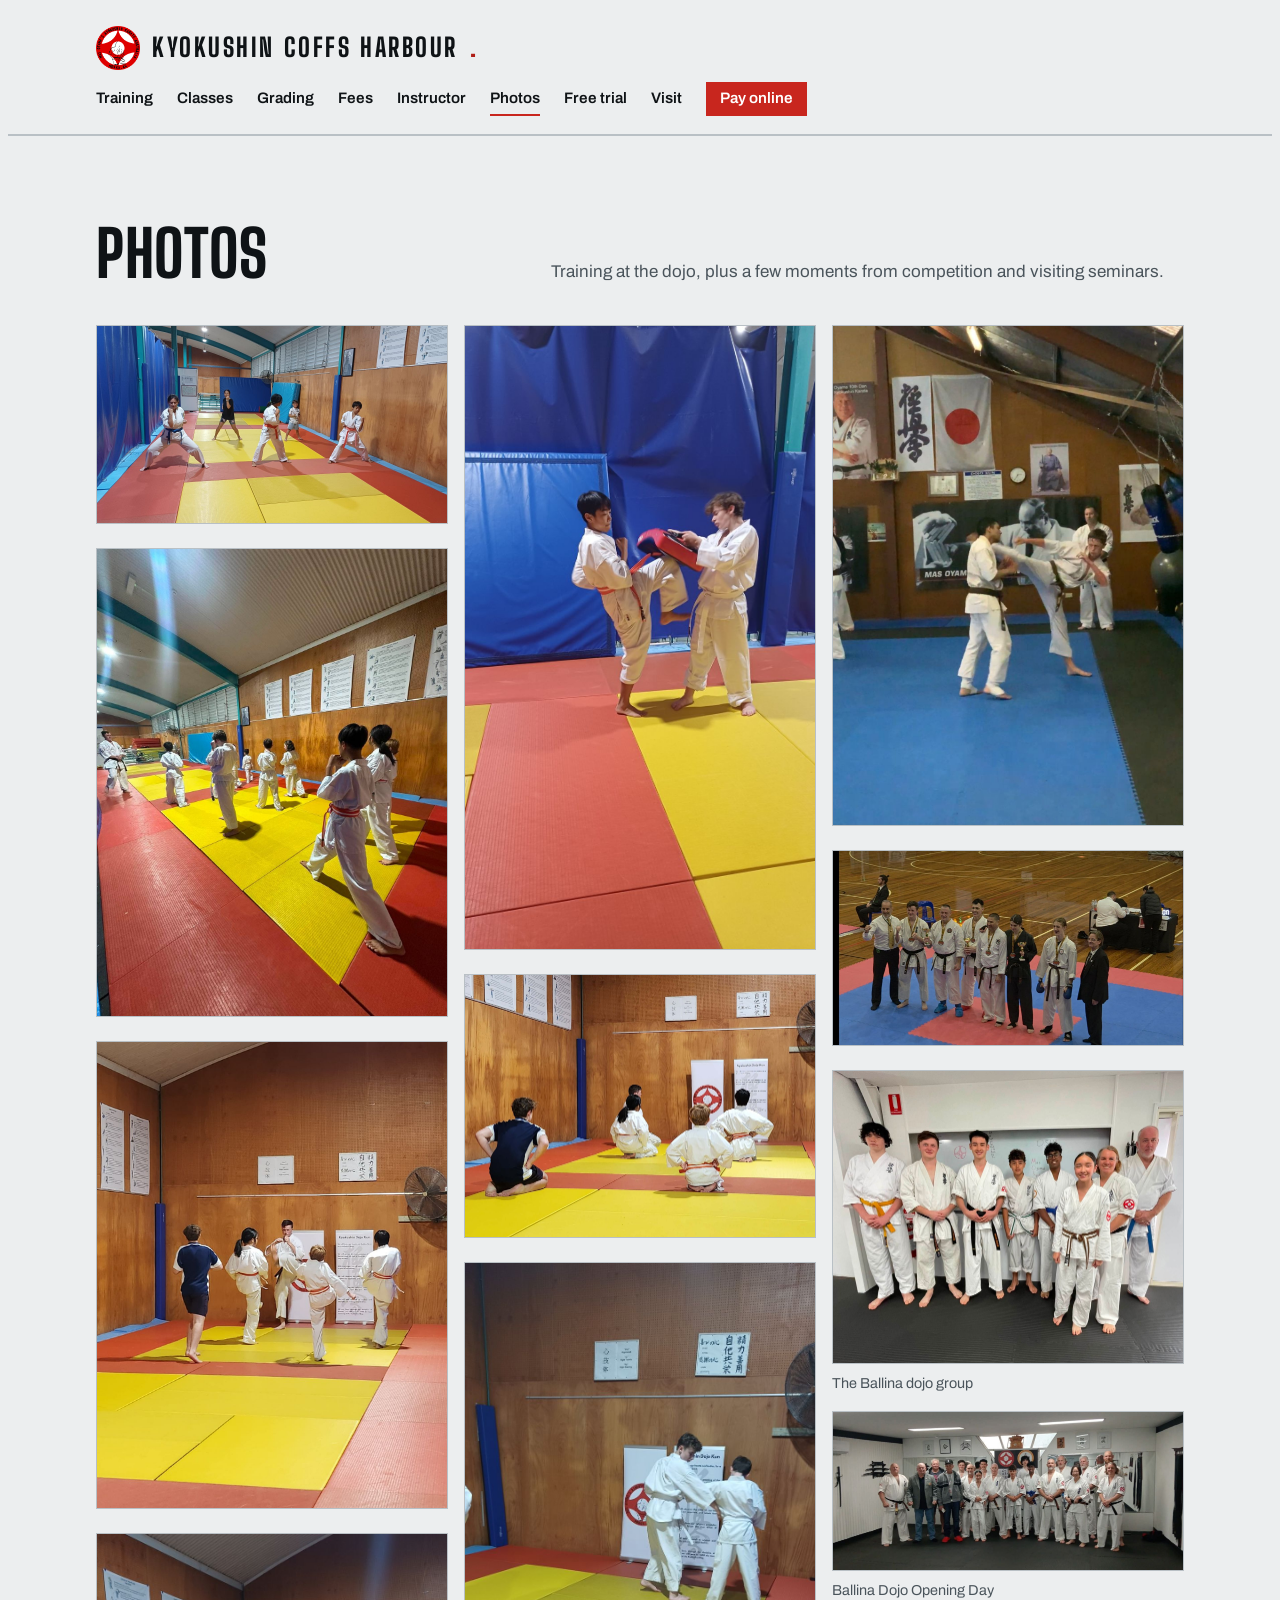
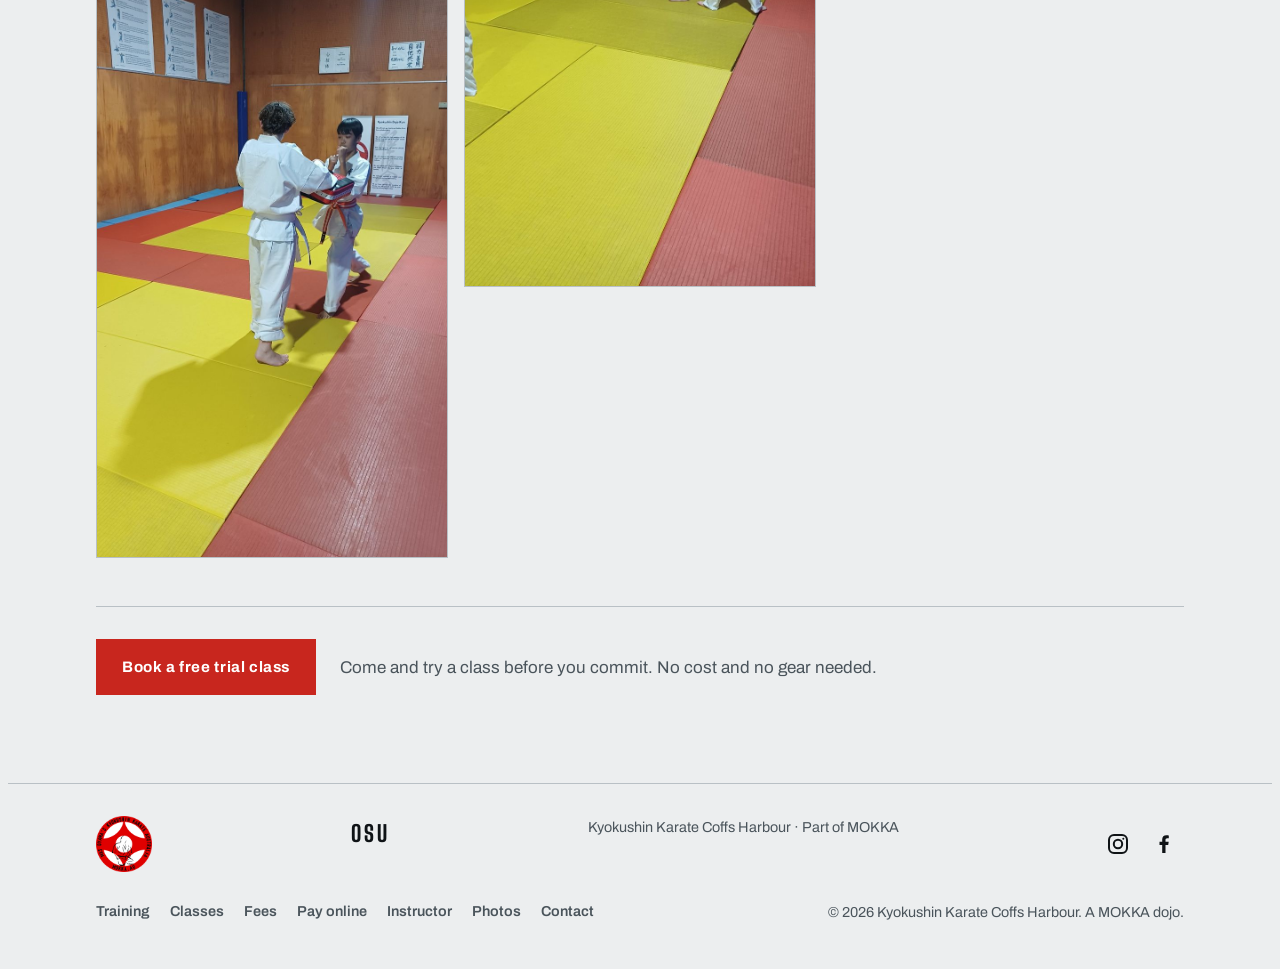
<file: photos.html>
<!doctype html>
<html lang="en-AU">
<head>
<meta charset="utf-8">
<meta name="viewport" content="width=device-width, initial-scale=1, viewport-fit=cover">
<title>Photos | Kyokushin Karate Coffs Harbour</title>
<meta name="description" content="Photos from training, competition and seminars at Kyokushin Karate Coffs Harbour.">
<meta name="claude:viewport-fit-sides" content="cover">
<meta name="theme-color" content="#C8261E">
<meta property="og:type" content="website">
<meta property="og:site_name" content="Kyokushin Karate Coffs Harbour">
<meta property="og:locale" content="en_AU">
<meta property="og:title" content="Photos | Kyokushin Karate Coffs Harbour">
<meta property="og:description" content="Photos from training, competition and seminars at Kyokushin Karate Coffs Harbour.">
<meta property="og:image" content="https://coffskyokushin.netlify.app/og-image.jpg">
<meta name="twitter:card" content="summary_large_image">
<link rel="preconnect" href="https://fonts.googleapis.com">
<link rel="preconnect" href="https://fonts.gstatic.com" crossorigin>
<link rel="stylesheet" href="https://fonts.googleapis.com/css2?family=Big+Shoulders+Display:wght@700;800&family=Archivo:wght@400;500;600;700&display=swap">
<link rel="stylesheet" href="https://fonts.googleapis.com/css2?family=Noto+Serif+JP:wght@900&text=%E6%A5%B5%E7%9C%9F&display=swap">
<link rel="icon" href="favicon.ico" sizes="any">
<link rel="icon" type="image/png" sizes="192x192" href="favicon-192.png">
<link rel="apple-touch-icon" href="apple-touch-icon.png">
<link rel="stylesheet" href="style.css">
<script src="site.js"></script>
</head>
<body>
<a class="skip" href="#top">Skip to content</a>
<header class="bar">
  <div class="wrap">
    <a class="mark" href="index.html"><img src="logo-mokka.png" alt="" width="44" height="44">Kyokushin Coffs Harbour<span>.</span></a>
    <button class="nav-toggle" type="button" aria-expanded="false" aria-controls="site-nav" aria-label="Menu"><span></span><span></span><span></span></button>
    <nav id="site-nav" aria-label="Main">
      <a href="index.html#train">Training</a>
      <a href="index.html#classes">Classes</a>
      <a href="index.html#grading">Grading</a>
      <a href="index.html#fees">Fees</a>
      <a href="about.html">Instructor</a>
      <a href="photos.html" aria-current="page">Photos</a>
      <a href="index.html#trial">Free trial</a>
      <a href="index.html#visit">Visit</a>
      <a class="nav-pay" href="pay.html">Pay online</a>
    </nav>
  </div>
</header>

<main id="top">
  <section id="photos">
    <div class="wrap">
      <div class="section-head">
        <h1>Photos</h1>
        <p>Training at the dojo, plus a few moments from competition and visiting seminars.</p>
      </div>
      <div class="gallery">
        <figure><img src="class-stances.jpg" width="1400" height="788" loading="lazy" alt="Adults and kids practising a fighting stance together on the dojo mats"><figcaption></figcaption></figure>
        <figure><img src="kids-class.jpg" width="1050" height="1400" loading="lazy" alt="Kids lined up on the mats during a class"><figcaption></figcaption></figure>
        <figure><img src="kicking-drill.jpg" width="1050" height="1400" loading="lazy" alt="Students lifting their knees in a kicking drill facing an instructor"><figcaption></figcaption></figure>
        <figure><img src="pad-drill.jpg" width="787" height="1400" loading="lazy" alt="Two students working on punching technique with a kicking pad"><figcaption></figcaption></figure>
        <figure><img src="pad-kick.jpg" width="787" height="1400" loading="lazy" alt="A student kicking a pad held by a partner"><figcaption></figcaption></figure>
        <figure><img src="bowing-in.jpg" width="1400" height="1050" loading="lazy" alt="Students kneeling in a row at the start of class"><figcaption></figcaption></figure>
        <figure><img src="partner-drill.jpg" width="787" height="1400" loading="lazy" alt="Two students practising a technique with a partner"><figcaption></figcaption></figure>
        <figure><img src="high-kick.jpg" width="982" height="1400" loading="lazy" alt="A student landing a high kick on a partner in front of Kyokushin posters"><figcaption></figcaption></figure>
        <figure><img src="tournament.jpg" width="1400" height="774" loading="lazy" alt="Competitors and officials lined up with medals and trophies at a tournament"><figcaption></figcaption></figure>
        <figure><img src="group.jpg" width="1400" height="1170" loading="lazy" alt="A group of students of different ages and belt colours standing together"><figcaption>The Ballina dojo group</figcaption></figure>
        <figure><img src="seminar.jpg" width="1400" height="631" loading="lazy" alt="A large group of Kyokushin karate students and seniors in a dojo"><figcaption>Ballina Dojo Opening Day</figcaption></figure>
      </div>
      <div class="page-cta">
        <a class="btn primary" href="index.html#trial">Book a free trial class</a>
        <p>Come and try a class before you commit. No cost and no gear needed.</p>
      </div>
    </div>
  </section>
</main>

<footer>
  <div class="wrap">
    <a class="foot-logo" href="https://mokka.au" target="_blank" rel="noopener" aria-label="MOKKA, Mas Oyama's Kyokushin Karate Australia (mokka.au)"><img src="logo-mokka.png" alt="" width="64" height="64"></a>
    <span class="osu">Osu</span>
    <span>Kyokushin Karate Coffs Harbour &middot; Part of MOKKA</span>
    <span class="foot-social"><a class="foot-icon" href="https://www.instagram.com/mokka.coffs.harbour/" target="_blank" rel="noopener" aria-label="Instagram" title="Instagram"><svg viewBox="0 0 24 24" width="24" height="24" fill="none" stroke="currentColor" stroke-width="2" stroke-linecap="round" stroke-linejoin="round" aria-hidden="true"><rect x="3" y="3" width="18" height="18" rx="5"/><circle cx="12" cy="12" r="4.2"/><circle cx="17.3" cy="6.7" r="1" fill="currentColor" stroke="none"/></svg></a><a class="foot-icon" href="https://www.facebook.com/profile.php?id=61577713940890" target="_blank" rel="noopener" aria-label="Facebook" title="Facebook"><svg viewBox="0 0 24 24" width="24" height="24" fill="currentColor" aria-hidden="true"><path d="M13.5 21v-8h2.7l.5-3.2h-3.2V7.9c0-.9.4-1.7 1.8-1.7h1.5V3.4c-.3 0-1.3-.2-2.4-.2-2.6 0-4.2 1.5-4.2 4.3v2.3H7.5V13h2.7v8h3.3z"/></svg></a></span>
  </div>
  <div class="wrap foot-meta">
    <nav aria-label="Footer">
      <a href="index.html#train">Training</a>
      <a href="index.html#classes">Classes</a>
      <a href="index.html#fees">Fees</a>
      <a href="pay.html">Pay online</a>
      <a href="about.html">Instructor</a>
      <a href="photos.html">Photos</a>
      <a href="index.html#visit">Contact</a>
    </nav>
    <p>&copy; 2026 Kyokushin Karate Coffs Harbour. A MOKKA dojo.</p>
  </div>
</footer>
</body>
</html>
</file>
<file: style.css>
/* Layout: one long page. Wordmark bar, hero with an oversized kanji, then a column of ruled sections. The belt order is the one structural device because it is the real path a student follows. */
  :root {
    --bg: #ECEEEF;
    --surface: #E1E4E6;
    --fg: #0F1316;
    --muted: #4A545B;
    --rule: #B9C0C5;
    --accent: #C8261E;
    --accent-ink: #B01E17;
    --on-accent: #FFFFFF;
    --font-display: "Big Shoulders Display", "Arial Narrow", Impact, sans-serif;
    --font-body: "Archivo", system-ui, -apple-system, "Segoe UI", sans-serif;
    --font-kanji: "Noto Serif JP", "Hiragino Mincho ProN", "Yu Mincho", serif;
    --belt-white: #F7F7F5;
    --belt-orange: #E8782A;
    --belt-blue: #2F6FB5;
    --belt-yellow: #F0C419;
    --belt-green: #2E8B57;
    --belt-brown: #6B4426;
    --belt-black: #15191C;
  }
  @media (prefers-color-scheme: dark) {
    :root:not([data-theme="light"]) {
      --bg: #0E1114;
      --surface: #171B1F;
      --fg: #ECEEEF;
      --muted: #9AA4AB;
      --rule: #2B3238;
      --accent: #FF5A4D;
      --accent-ink: #FF6B5E;
      --on-accent: #0E1114;
      --belt-black: #000000;
      color-scheme: dark;
    }
  }
  :root[data-theme="dark"] {
    --bg: #0E1114;
    --surface: #171B1F;
    --fg: #ECEEEF;
    --muted: #9AA4AB;
    --rule: #2B3238;
    --accent: #FF5A4D;
    --accent-ink: #FF6B5E;
    --on-accent: #0E1114;
    --belt-black: #000000;
    color-scheme: dark;
  }

  * { box-sizing: border-box; }
  html { scroll-behavior: smooth; }
  body {
    background: var(--bg);
    color: var(--fg);
    font-family: var(--font-body);
    font-size: 17px;
    line-height: 1.6;
  }
  a { color: inherit; }
  :focus-visible { outline: 3px solid var(--accent); outline-offset: 3px; }

  .wrap {
    max-width: 1120px;
    margin-inline: auto;
    padding-left: max(16px, env(safe-area-inset-left, 0px));
    padding-right: max(16px, env(safe-area-inset-right, 0px));
  }
  .wrap > * { min-width: 0; }

  h1, h2, h3 {
    font-family: var(--font-display);
    font-weight: 800;
    line-height: 0.95;
    letter-spacing: 0.01em;
    text-transform: uppercase;
    text-wrap: balance;
    margin: 0;
  }
  p { margin: 0; max-width: 62ch; }

  /* Header */
  .bar { border-bottom: 1px solid var(--rule); }
  .bar .wrap {
    display: flex;
    flex-wrap: wrap;
    align-items: center;
    justify-content: space-between;
    gap: 12px 32px;
    padding-block: 18px;
  }
  .mark {
    font-family: var(--font-display);
    font-weight: 800;
    font-size: 1.6rem;
    letter-spacing: 0.1em;
    text-transform: uppercase;
    text-decoration: none;
    line-height: 1;
  }
  .mark span { color: var(--accent-ink); }
  nav { display: flex; flex-wrap: wrap; gap: 6px 24px; font-size: 0.95rem; font-weight: 600; }
  nav a { text-decoration: none; padding-block: 4px; border-bottom: 2px solid transparent; }
  nav a:hover { border-bottom-color: var(--accent); }

  /* Hero */
  .hero .wrap {
    display: grid;
    grid-template-columns: minmax(0, 1.15fr) minmax(0, 0.85fr);
    gap: 24px 48px;
    align-items: center;
    padding-block: clamp(40px, 7vw, 88px);
  }
  .eyebrow {
    font-size: 0.8rem;
    font-weight: 700;
    letter-spacing: 0.16em;
    text-transform: uppercase;
    color: var(--accent-ink);
    margin-bottom: 16px;
  }
  .hero h1 { font-size: clamp(3.4rem, 9vw, 7rem); }
  .hero .lede { margin-top: 24px; font-size: 1.15rem; color: var(--muted); }
  .hero .lede strong { color: var(--fg); font-weight: 600; }
  .actions { display: flex; flex-wrap: wrap; gap: 12px; margin-top: 32px; }
  .btn {
    display: inline-block;
    font-weight: 700;
    font-size: 0.95rem;
    letter-spacing: 0.04em;
    text-decoration: none;
    padding: 14px 24px;
    border: 2px solid var(--fg);
  }
  .btn.primary { background: var(--accent); border-color: var(--accent); color: var(--on-accent); }
  .btn.primary:hover { background: var(--fg); border-color: var(--fg); color: var(--bg); }
  .btn.ghost:hover { background: var(--fg); color: var(--bg); }

  .kanji {
    font-family: var(--font-kanji);
    font-weight: 900;
    font-size: clamp(9rem, 26vw, 21rem);
    line-height: 0.82;
    color: var(--fg);
    writing-mode: vertical-rl;
    text-orientation: upright;
    justify-self: center;
    letter-spacing: 0.04em;
  }
  .kanji-caption {
    grid-column: 2;
    font-size: 0.85rem;
    color: var(--muted);
    text-align: center;
    margin-top: -8px;
  }
  .kanji-caption b { color: var(--fg); font-weight: 600; }

  /* Sections */
  section { border-top: 1px solid var(--rule); }
  section > .wrap { padding-block: clamp(48px, 7vw, 88px); }
  .section-head {
    display: grid;
    grid-template-columns: minmax(0, 0.9fr) minmax(0, 1.4fr);
    gap: 16px 48px;
    margin-bottom: 40px;
    align-items: end;
  }
  .section-head h1, .section-head h2 { font-size: clamp(2.4rem, 5.5vw, 4rem); }
  .section-head p { color: var(--muted); }

  /* Training */
  .trio { display: grid; grid-template-columns: repeat(3, minmax(0, 1fr)); gap: 0; border: 1px solid var(--rule); }
  .trio article { padding: 28px; border-right: 1px solid var(--rule); }
  .trio article:last-child { border-right: 0; }
  .jp {
    font-family: var(--font-display);
    font-weight: 700;
    font-size: 0.95rem;
    letter-spacing: 0.14em;
    text-transform: uppercase;
    color: var(--accent-ink);
    margin-bottom: 10px;
  }
  .trio h3 { font-size: 2.2rem; margin-bottom: 12px; }
  .trio p { color: var(--muted); font-size: 1rem; }

  /* Classes */
  .days { display: grid; grid-template-columns: repeat(2, minmax(0, 1fr)); gap: 24px; }
  .day { background: var(--surface); padding: 28px; display: grid; gap: 10px; align-content: start; }
  .day .when { font-family: var(--font-display); font-weight: 800; font-size: 3rem; line-height: 0.9; text-transform: uppercase; }
  .day .who { font-weight: 700; color: var(--accent-ink); letter-spacing: 0.06em; text-transform: uppercase; font-size: 0.8rem; }
  .day p { color: var(--muted); font-size: 1rem; }
  .where { margin-top: 24px; color: var(--muted); }
  .where b { color: var(--fg); }

  /* Belts */
  .ladder { list-style: none; margin: 0; padding: 0; display: grid; grid-template-columns: repeat(7, minmax(0, 1fr)); gap: 8px; }
  .ladder li { display: grid; gap: 10px; align-content: start; }
  .ladder .tape { height: 18px; background: var(--c); border: 1px solid var(--rule); }
  .ladder .name { font-family: var(--font-display); font-weight: 700; font-size: 1.25rem; letter-spacing: 0.06em; text-transform: uppercase; }
  .ladder-note { margin-top: 24px; color: var(--muted); }
  .ladder-title { font-size: 2rem; margin-bottom: 20px; }
  .junior-title { margin-top: 56px; }
  .ladder.junior { grid-template-columns: repeat(7, minmax(0, 1fr)); }
  .ladder.junior .tape {
    background: linear-gradient(var(--c), var(--c)) center / 100% 8px no-repeat, var(--base, var(--belt-white));
  }
  .ladder .detail { font-size: 0.88rem; line-height: 1.4; color: var(--muted); }
  .times { list-style: none; margin: 4px 0 0; padding: 0; display: grid; gap: 0; }
  .times li { display: flex; justify-content: space-between; align-items: baseline; gap: 16px; padding: 12px 0; border-top: 1px solid var(--rule); }
  .times span { font-weight: 700; letter-spacing: 0.06em; text-transform: uppercase; font-size: 0.8rem; color: var(--muted); }
  .times b { font-family: var(--font-display); font-weight: 800; font-size: 1.6rem; line-height: 1; font-variant-numeric: tabular-nums; }

  /* Fees */
  .fees-wrap { overflow-x: auto; }
  table { width: 100%; border-collapse: collapse; min-width: 420px; }
  th, td { text-align: left; padding: 18px 20px; border-bottom: 1px solid var(--rule); }
  thead th { font-size: 0.8rem; letter-spacing: 0.14em; text-transform: uppercase; color: var(--muted); font-weight: 700; }
  tbody th { font-family: var(--font-display); font-size: 1.7rem; font-weight: 800; text-transform: uppercase; }
  td { font-family: var(--font-display); font-weight: 800; font-size: 2.4rem; line-height: 1; font-variant-numeric: tabular-nums; }
  td small { font-family: var(--font-body); font-weight: 500; font-size: 0.85rem; color: var(--muted); margin-left: 6px; }
  .fees-note { margin-top: 20px; color: var(--muted); font-size: 0.95rem; }

  .extras { margin-top: 56px; }
  .extras h3 { font-size: 2rem; margin-bottom: 20px; }
  .extras dl { margin: 0; display: grid; grid-template-columns: repeat(auto-fit, minmax(150px, 1fr)); gap: 0; border: 1px solid var(--rule); }
  .extras .item { padding: 20px; border-right: 1px solid var(--rule); border-bottom: 1px solid var(--rule); margin: -1px 0 0 -1px; display: grid; gap: 6px; align-content: start; }
  .extras dt { font-size: 0.8rem; letter-spacing: 0.14em; text-transform: uppercase; color: var(--muted); font-weight: 700; }
  .extras dd { margin: 0; font-family: var(--font-display); font-weight: 800; font-size: 2.4rem; line-height: 1; font-variant-numeric: tabular-nums; }

  /* About */
  .about { display: grid; grid-template-columns: minmax(0, 0.9fr) minmax(0, 1.4fr); gap: 32px 48px; align-items: start; }
  .about-facts { margin: 0; border: 1px solid var(--rule); background: var(--surface); }
  .about-facts div { padding: 16px 20px; border-top: 1px solid var(--rule); }
  .about-facts div:first-child { border-top: 0; }
  .about-facts dt { font-weight: 700; letter-spacing: 0.14em; text-transform: uppercase; font-size: 0.78rem; color: var(--muted); }
  .about-facts dd { margin: 4px 0 0; font-size: 1.05rem; }
  .about-text { display: grid; gap: 16px; max-width: 62ch; }
  .about-text p { margin: 0; color: var(--muted); }
  .about-text p:first-child { color: var(--fg); font-size: 1.15rem; }

  /* Photos */
  .gallery { columns: 3 280px; column-gap: 16px; }
  .gallery figure { margin: 0 0 16px; break-inside: avoid; }
  .gallery img { display: block; width: 100%; height: auto; border: 1px solid var(--rule); background: var(--surface); }
  .gallery figcaption { margin-top: 8px; font-size: 0.9rem; color: var(--muted); }

  /* Trial form */
  .trial-form { display: grid; gap: 20px; max-width: 760px; }
  .form-grid { display: grid; grid-template-columns: repeat(2, minmax(0, 1fr)); gap: 20px 24px; }
  .field { display: grid; gap: 8px; align-content: start; min-width: 0; }
  .field.wide { grid-column: 1 / -1; }
  .field label { font-weight: 700; letter-spacing: 0.1em; text-transform: uppercase; font-size: 0.78rem; color: var(--muted); }
  .field label small { text-transform: none; letter-spacing: 0; font-weight: 400; font-size: 0.85rem; }
  .field input, .field select, .field textarea {
    width: 100%;
    font: inherit;
    font-size: 1rem;
    color: var(--fg);
    background: var(--surface);
    border: 1px solid var(--rule);
    border-radius: 0;
    padding: 13px 14px;
    min-width: 0;
  }
  .field textarea { min-height: 120px; resize: vertical; }
  .field input:focus-visible, .field select:focus-visible, .field textarea:focus-visible { outline: 3px solid var(--accent); outline-offset: 1px; border-color: var(--fg); }
  .hp { position: absolute; left: -9999px; width: 1px; height: 1px; overflow: hidden; }
  .form-actions { display: flex; flex-wrap: wrap; align-items: center; gap: 16px 24px; }
  button.btn { font-family: inherit; cursor: pointer; background: transparent; color: var(--fg); }
  button.btn.primary { background: var(--accent); color: var(--on-accent); }
  button.btn:disabled { opacity: 0.6; cursor: wait; }
  .form-note { color: var(--muted); font-size: 0.9rem; }
  .form-status { min-height: 1.5em; font-weight: 600; }
  .form-status.ok { color: var(--fg); border-left: 4px solid var(--accent); padding-left: 12px; }
  .form-status.err { color: var(--accent-ink); }

  /* Visit */
  .visit { display: grid; grid-template-columns: minmax(0, 1fr) minmax(0, 1fr); gap: 32px 48px; }
  .visit h3 { font-size: 1.8rem; margin-bottom: 12px; }
  .visit p { color: var(--muted); }
  .visit ul { margin: 0; padding-left: 1.1em; color: var(--muted); display: grid; gap: 8px; }
  .visit .contact-list { list-style: none; margin: 20px 0 0; padding: 0; display: grid; gap: 0; color: var(--fg); }
  .visit .contact-list li { display: grid; grid-template-columns: 5.5rem minmax(0, 1fr); gap: 12px; padding: 14px 0; border-top: 1px solid var(--rule); }
  .visit .contact-list span { font-weight: 700; letter-spacing: 0.14em; text-transform: uppercase; font-size: 0.8rem; color: var(--muted); padding-top: 3px; }
  .visit .contact-list a { overflow-wrap: anywhere; }
  .visit .contact-list .social-links { display: flex; flex-wrap: wrap; gap: 10px; padding-top: 0; letter-spacing: 0; text-transform: none; font-size: 1rem; }
  .visit .contact-list .social-links a.icon-btn { display: inline-flex; align-items: center; justify-content: center; width: 48px; height: 48px; padding: 0; }
  .icon-btn svg, .foot-icon svg { display: block; }
  .visit .contact-list address { font-style: normal; }

  footer { border-top: 1px solid var(--rule); }
  footer .wrap { padding-block: 32px; display: flex; flex-wrap: wrap; gap: 8px 32px; justify-content: space-between; color: var(--muted); font-size: 0.9rem; }
  .foot-social { display: inline-flex; gap: 6px; align-items: center; }
  .foot-icon { display: inline-flex; align-items: center; justify-content: center; width: 40px; height: 40px; color: var(--fg); }
  .foot-icon:hover { color: var(--accent-ink); }
  footer .osu { font-family: var(--font-display); font-weight: 800; font-size: 1.4rem; letter-spacing: 0.14em; color: var(--fg); text-transform: uppercase; }

  @media (max-width: 860px) {
    .hero .wrap { grid-template-columns: minmax(0, 1fr); }
    .kanji { order: -1; justify-self: start; writing-mode: horizontal-tb; font-size: clamp(6rem, 30vw, 10rem); line-height: 1; }
    .kanji-caption { grid-column: 1; order: -1; text-align: left; margin-top: -16px; }
    .section-head { grid-template-columns: minmax(0, 1fr); }
    .trio { grid-template-columns: minmax(0, 1fr); }
    .trio article { border-right: 0; border-bottom: 1px solid var(--rule); }
    .trio article:last-child { border-bottom: 0; }
    .days { grid-template-columns: minmax(0, 1fr); }
    .ladder, .ladder.junior { grid-template-columns: repeat(2, minmax(0, 1fr)); gap: 20px 16px; }
    .visit { grid-template-columns: minmax(0, 1fr); }
    .about { grid-template-columns: minmax(0, 1fr); }
    .form-grid { grid-template-columns: minmax(0, 1fr); }
    table { min-width: 0; }
    th, td { padding: 14px 8px; }
    thead th { font-size: 0.7rem; letter-spacing: 0.06em; }
    tbody th { font-size: 1.3rem; }
    td { font-size: 1.8rem; }
    td small { display: block; margin: 4px 0 0; }
  }
  @media (prefers-reduced-motion: reduce) {
    html { scroll-behavior: auto; }
  }

  nav a[aria-current="page"] { border-bottom-color: var(--accent); }
  .page-cta { margin-top: 40px; display: flex; flex-wrap: wrap; align-items: center; gap: 16px 24px; padding-top: 32px; border-top: 1px solid var(--rule); }
  .page-cta p { margin: 0; color: var(--muted); }

  /* ---------- Motion ---------- */
  /* Hover polish. Only on devices that really hover, so phones do not get stuck states. */
  .btn, nav a, .day, .trio article, .card, .gallery img, .ladder .tape { transition: transform 0.25s ease, box-shadow 0.25s ease, background-color 0.2s ease, color 0.2s ease, border-color 0.2s ease; }
  @media (hover: hover) {
    .btn:hover { transform: translateY(-2px); box-shadow: 0 6px 16px rgba(0, 0, 0, 0.18); }
    .day:hover, .card:hover { transform: translateY(-3px); box-shadow: 0 10px 24px rgba(0, 0, 0, 0.12); }
    .trio article:hover { background: var(--surface); }
    .ladder li:hover .tape { transform: scaleY(1.5); }
  }

  /* Hero entrance, played once on load. */
  @media (prefers-reduced-motion: no-preference) {
    @keyframes rise { from { opacity: 0; transform: translateY(22px); } to { opacity: 1; transform: none; } }
    @keyframes settle { from { opacity: 0; transform: scale(0.94); } to { opacity: 1; transform: none; } }
    .hero .eyebrow { animation: rise 0.7s ease both; }
    .hero h1 { animation: rise 0.8s 0.1s ease both; }
    .hero .lede { animation: rise 0.8s 0.25s ease both; }
    .hero .actions { animation: rise 0.8s 0.4s ease both; }
    .hero .kanji { animation: settle 1s 0.2s ease both; }
    .hero .kanji-caption { animation: rise 0.8s 0.6s ease both; }
  }

  /* Scroll reveal. Elements are only hidden once site.js has run and tagged them.
     site.js skips all of this when the visitor prefers reduced motion. */
  body { overflow-x: hidden; overflow-x: clip; }
  .hero { overflow: clip; }
  .js .reveal {
    opacity: 0;
    transform: translate(var(--rx, 0), var(--ry, 24px));
    transition: opacity 0.7s ease, transform 0.8s cubic-bezier(0.2, 0.7, 0.2, 1);
  }
  .js .reveal.in { opacity: 1; transform: none; }
  /* The two class days slide in from opposite sides. */
  .days .day:nth-child(odd) { --rx: -20px; --ry: 0px; }
  .days .day:nth-child(even) { --rx: 20px; --ry: 0px; }

  @media (prefers-reduced-motion: no-preference) {
    /* Scroll progress, a thin red line across the top of the window. */
    .scroll-progress {
      position: fixed; top: 0; left: 0; right: 0; height: 3px; z-index: 90;
      background: var(--accent); transform-origin: 0 50%; transform: scaleX(0);
      pointer-events: none; opacity: 0; transition: opacity 0.3s ease;
    }

    /* Section rules draw across in red, then cool to the normal rule colour. */
    .js section.rule-draw { position: relative; border-top-color: transparent; }
    .js section.rule-draw::before {
      content: ""; position: absolute; top: -1px; left: 0; right: 0; height: 1px;
      background: var(--accent); transform: scaleX(0); transform-origin: 0 50%;
      transition: transform 1.1s cubic-bezier(0.65, 0, 0.35, 1), background-color 0.8s ease 1.1s;
    }
    .js section.rule-draw.drawn::before { transform: none; background: var(--rule); }

    /* Section headings wipe up from their baseline. */
    .js .section-head h1, .js .section-head h2 {
      clip-path: inset(-0.2em -0.2em -0.2em -0.2em);
      transition: clip-path 0.8s cubic-bezier(0.2, 0.7, 0.2, 1) 0.1s, translate 0.8s cubic-bezier(0.2, 0.7, 0.2, 1) 0.1s;
    }
    .js .section-head:not(.in) h1, .js .section-head:not(.in) h2 { clip-path: inset(100% -0.2em -0.2em -0.2em); translate: 0 0.3em; }
    .js .section-head p { transition: opacity 0.7s ease 0.35s; }
    .js .section-head:not(.in) p { opacity: 0; }

    /* Training cards: the Japanese term slides in after the card. */
    .js .trio article .jp { transition: opacity 0.6s ease 0.3s, translate 0.6s cubic-bezier(0.2, 0.7, 0.2, 1) 0.3s; }
    .js .trio article:not(.in) .jp { opacity: 0; translate: -12px 0; }

    /* Class times tick in one row at a time. */
    .js .day .times li { transition: opacity 0.5s ease, translate 0.5s ease; }
    .js .day .times li:nth-child(2) { transition-delay: 0.12s; }
    .js .day:not(.in) .times li { opacity: 0; translate: 0 8px; }

    /* Belts are tied on in order, white through to black. */
    .js .ladder .tape {
      transform-origin: 0 50%;
      transition: transform 0.25s ease, box-shadow 0.25s ease, background-color 0.2s ease, border-color 0.2s ease,
        scale 0.6s cubic-bezier(0.2, 0.7, 0.2, 1) calc(var(--i, 0) * 110ms + 150ms);
    }
    .js .ladder .name, .js .ladder .detail { transition: opacity 0.5s ease calc(var(--i, 0) * 110ms + 300ms); }
    .js .ladder:not(.in) .tape { scale: 0 1; }
    .js .ladder:not(.in) .name, .js .ladder:not(.in) .detail { opacity: 0; }

    /* Gear prices pop in one after another. */
    .js .extras .item { transition: opacity 0.5s ease, translate 0.5s cubic-bezier(0.2, 0.7, 0.2, 1); }
    .js .extras .item:nth-child(2) { transition-delay: 0.08s; }
    .js .extras .item:nth-child(3) { transition-delay: 0.16s; }
    .js .extras .item:nth-child(4) { transition-delay: 0.24s; }
    .js .extras .item:nth-child(5) { transition-delay: 0.32s; }
    .js .extras:not(.in) .item { opacity: 0; translate: 0 12px; }

    /* Instructor facts slide in row by row. */
    .js .about-facts > div { transition: opacity 0.5s ease calc(var(--i, 0) * 90ms + 150ms), translate 0.5s cubic-bezier(0.2, 0.7, 0.2, 1) calc(var(--i, 0) * 90ms + 150ms); }
    .js .about-facts:not(.in) > div { opacity: 0; translate: -14px 0; }

    /* Photos settle from a slight zoom as they appear. */
    .js .gallery img { transition: transform 0.25s ease, box-shadow 0.25s ease, scale 1.3s cubic-bezier(0.2, 0.7, 0.2, 1); }
    .js .gallery figure:not(.in) img { scale: 1.12; }

    /* "Osu" in the footer closes up like a bow. */
    footer .osu { transition: letter-spacing 1s cubic-bezier(0.2, 0.7, 0.2, 1), opacity 0.7s ease; }
    .js footer .osu.reveal { transform: none; }
    .js footer .osu:not(.in) { letter-spacing: 0.5em; }
  }
  /* Reduced-motion devices: gentle fades only. No sliding, zooming, parallax or lifting on hover.
     (Previously this switched every animation off, which is why the site looked static on many computers.) */
  @media (prefers-reduced-motion: reduce) {
    @keyframes fade { from { opacity: 0; } to { opacity: 1; } }
    .js .reveal { opacity: 0; transform: none; transition: opacity 0.9s ease; }
    .js .reveal.in { opacity: 1; }
    .hero .eyebrow, .hero h1, .hero .lede, .hero .actions, .hero .kanji, .hero .kanji-caption { animation: fade 1s ease both; }
    .hero h1 { animation-delay: 0.1s; }
    .hero .lede { animation-delay: 0.25s; }
    .hero .actions { animation-delay: 0.4s; }
    .btn, nav a, .day, .trio article, .card, .gallery img, .ladder .tape { transition: background-color 0.2s ease, color 0.2s ease, border-color 0.2s ease; }
    .btn:hover, .day:hover, .card:hover, .ladder li:hover .tape { transform: none; box-shadow: none; }
    .zoom:hover img { transform: none; }
  }

  /* Photo gallery: zoom on hover and a full-screen viewer. */
  .gallery figure { overflow: hidden; }
  .zoom { display: block; width: 100%; padding: 0; margin: 0; border: 0; background: none; cursor: zoom-in; overflow: hidden; }
  @media (hover: hover) { .zoom:hover img { transform: scale(1.04); } }
  .lb { position: fixed; inset: 0; z-index: 100; display: grid; grid-template-rows: minmax(0, 1fr) auto; place-items: center; gap: 12px; padding: 56px 16px 20px; background: rgba(5, 8, 10, 0.93); opacity: 0; visibility: hidden; transition: opacity 0.25s ease, visibility 0.25s; }
  .lb.open { opacity: 1; visibility: visible; }
  .lb img { max-width: 100%; max-height: 100%; width: auto; height: auto; object-fit: contain; border: 0; transition: opacity 0.2s ease; }
  .lb img.swap { opacity: 0; }
  .lb-cap { color: #D5DCE2; font-size: 0.95rem; text-align: center; min-height: 1.5em; }
  .lb button { position: absolute; width: 48px; height: 48px; border: 0; border-radius: 50%; background: rgba(255, 255, 255, 0.14); color: #fff; font: inherit; font-size: 1.6rem; line-height: 1; cursor: pointer; display: grid; place-items: center; }
  .lb button:hover { background: rgba(255, 255, 255, 0.28); }
  .lb-close { top: 8px; right: 8px; }
  .lb-prev { left: 8px; top: 50%; transform: translateY(-50%); }
  .lb-next { right: 8px; top: 50%; transform: translateY(-50%); }
  @media (prefers-reduced-motion: reduce) { .lb, .lb img { transition: none; } }

  /* ---------- MOKKA logo ---------- */
  .mark { display: inline-flex; align-items: center; gap: 12px; }
  .mark img { width: 44px; height: 44px; display: block; flex: none; }
  .affil { display: inline-flex; align-items: center; gap: 16px; text-decoration: none; line-height: 1.25; }
  .affil img { width: 84px; height: 84px; flex: none; display: block; }
  .affil small { display: block; margin-top: 4px; font-size: 0.78rem; letter-spacing: 0.04em; text-transform: none; font-weight: 600; color: var(--muted); }
  .foot-logo { display: inline-flex; align-items: center; }
  .foot-logo img { width: 56px; height: 56px; display: block; }
  @media (prefers-reduced-motion: no-preference) {
    @keyframes spin-in { from { opacity: 0; transform: rotate(-120deg) scale(0.7); } to { opacity: 1; transform: none; } }
    .affil img { animation: spin-in 1.3s 0.15s cubic-bezier(0.2, 0.7, 0.2, 1) both; }
    .mark img { transition: transform 0.6s cubic-bezier(0.2, 0.7, 0.2, 1); }
    .mark:hover img { transform: rotate(360deg); }
    .foot-logo img { transition: transform 0.6s cubic-bezier(0.2, 0.7, 0.2, 1); }
    .foot-logo:hover img { transform: rotate(360deg); }
  }

  /* ---------- Payments page ---------- */
  nav a.nav-pay { background: var(--accent); color: var(--on-accent); padding: 4px 14px; border-bottom: 0; }
  nav a.nav-pay:hover { background: var(--fg); color: var(--bg); }
  .plans { display: grid; grid-template-columns: repeat(2, minmax(0, 1fr)); gap: 24px; }
  .plan { background: var(--surface); padding: 28px; display: grid; gap: 10px; align-content: start; }
  .plan .who { font-weight: 700; color: var(--accent-ink); letter-spacing: 0.06em; text-transform: uppercase; font-size: 0.8rem; }
  .plan h4, .shop-item h4 { margin: 0; font-family: var(--font-display); font-weight: 800; font-size: 2rem; line-height: 0.95; text-transform: uppercase; letter-spacing: 0.01em; }
  .plan .price, .shop-item .price { font-family: var(--font-display); font-weight: 800; font-size: 4rem; line-height: 1; font-variant-numeric: tabular-nums; margin-top: 6px; }
  .plan .price small { font-family: var(--font-body); font-weight: 500; font-size: 0.9rem; color: var(--muted); margin-left: 8px; }
  .plan .detail, .shop-item .detail { color: var(--muted); font-size: 1rem; }
  .plan .btn { justify-self: start; margin-top: 10px; }
  .pay-note { margin-top: 32px; color: var(--muted); font-size: 0.95rem; }
  .shop { display: grid; grid-template-columns: repeat(auto-fit, minmax(210px, 1fr)); gap: 24px; }
  .shop-item { border: 1px solid var(--rule); padding: 24px; display: grid; gap: 8px; align-content: start; }
  .shop-item h4 { font-size: 1.6rem; }
  .shop-item .price { font-size: 2.6rem; }
  .shop-item .status { margin-top: 6px; font-size: 0.8rem; font-weight: 700; letter-spacing: 0.12em; text-transform: uppercase; color: var(--muted); }
  .shop-item .btn { justify-self: start; margin-top: 8px; }
  .page-cta a:not(.btn) { color: var(--fg); }
  @media (max-width: 860px) {
    .plans { grid-template-columns: minmax(0, 1fr); gap: 16px; }
    .plan .price { font-size: 3.4rem; }
    .affil img { width: 64px; height: 64px; }
  }
  @media (hover: hover) { .plan:hover, .shop-item:hover { transform: translateY(-3px); box-shadow: 0 10px 24px rgba(0, 0, 0, 0.12); } }
  .plan, .shop-item { transition: transform 0.25s ease, box-shadow 0.25s ease; }

  /* Reduced-motion: keep hover effects still. Placed last so it wins over the rules above. */
  @media (prefers-reduced-motion: reduce) {
    .zoom:hover img, .plan:hover, .shop-item:hover { transform: none; box-shadow: none; }
    .plan, .shop-item { transition: none; }
  }

  /* ---------- Cart ---------- */
  .buy { display: grid; gap: 10px; justify-items: start; margin-top: 10px; }
  .buy .btn { margin-top: 0; }
  .direct-link { font-size: 0.85rem; color: var(--muted); text-decoration: underline; text-underline-offset: 3px; }
  .direct-link:hover { color: var(--fg); }
  .cart-fab { position: fixed; right: 16px; bottom: calc(16px + env(safe-area-inset-bottom, 0px)); z-index: 60; display: inline-flex; align-items: center; gap: 10px; min-height: 52px; padding: 0 20px; border: 0; border-radius: 999px; background: var(--accent); color: var(--on-accent); font: inherit; font-weight: 700; cursor: pointer; box-shadow: 0 8px 24px rgba(0, 0, 0, 0.28); }
  .cart-fab:hover { background: var(--fg); color: var(--bg); }
  .cart-count { min-width: 24px; height: 24px; padding: 0 7px; border-radius: 999px; background: var(--on-accent); color: var(--accent); display: inline-grid; place-items: center; font-size: 0.85rem; font-variant-numeric: tabular-nums; }
  .cart-count[hidden] { display: none; }
  .cart-scrim { position: fixed; inset: 0; z-index: 70; background: rgba(0, 0, 0, 0.45); }
  .cart-scrim[hidden], .cart[hidden] { display: none; }
  .cart { position: fixed; top: 0; right: 0; bottom: 0; z-index: 80; width: min(420px, 100vw); background: var(--bg); color: var(--fg); border-left: 1px solid var(--rule); display: flex; flex-direction: column; box-shadow: -12px 0 40px rgba(0, 0, 0, 0.25); }
  .cart-head { display: flex; align-items: center; justify-content: space-between; padding: 20px 24px; border-bottom: 1px solid var(--rule); }
  .cart-head h2 { margin: 0; font-size: 2rem; }
  .cart-close { width: 44px; height: 44px; border: 0; background: transparent; color: var(--fg); font-size: 2rem; line-height: 1; cursor: pointer; }
  .cart-list { list-style: none; margin: 0; padding: 0 24px; overflow-y: auto; flex: 1 1 auto; }
  .cart-list li { display: grid; grid-template-columns: minmax(0, 1fr) auto; gap: 8px 16px; padding: 16px 0; border-bottom: 1px solid var(--rule); align-items: center; }
  .ci-name { font-weight: 600; grid-column: 1 / -1; }
  .ci-qty { display: inline-flex; align-items: center; gap: 4px; }
  .ci-qty button { width: 40px; height: 40px; border: 1px solid var(--rule); background: transparent; color: var(--fg); font: inherit; font-size: 1.2rem; cursor: pointer; }
  .ci-qty button:hover { background: var(--fg); color: var(--bg); }
  .ci-qty span { min-width: 34px; text-align: center; font-variant-numeric: tabular-nums; font-weight: 700; }
  .ci-price { font-weight: 700; text-align: right; font-variant-numeric: tabular-nums; }
  .ci-remove { grid-column: 1 / -1; justify-self: start; border: 0; background: transparent; color: var(--muted); font: inherit; font-size: 0.85rem; text-decoration: underline; cursor: pointer; padding: 0; }
  .cart-empty { padding: 24px; color: var(--muted); }
  .cart-empty[hidden] { display: none; }
  .cart-foot { padding: 20px 24px calc(20px + env(safe-area-inset-bottom, 0px)); border-top: 1px solid var(--rule); display: grid; gap: 12px; }
  .cart-total { display: flex; justify-content: space-between; align-items: baseline; margin: 0; font-size: 1.1rem; }
  .cart-total strong { font-family: var(--font-display); font-size: 2.4rem; font-weight: 800; }
  .cart-error { margin: 0; color: var(--accent-ink); font-size: 0.95rem; }
  .cart-error[hidden] { display: none; }
  .cart-small { margin: 0; color: var(--muted); font-size: 0.8rem; }
  .cart-foot .btn { width: 100%; justify-content: center; text-align: center; }
  html.cart-open { overflow: hidden; }
  .pay-banner { max-width: 1100px; margin: 24px auto 0; padding: 16px 20px; border: 1px solid var(--rule); background: var(--surface); font-weight: 600; width: calc(100% - 32px); }
  .pay-banner.ok { border-color: var(--accent); }
  .pay-banner[hidden] { display: none; }

  /* ---------- Map ---------- */
  .visit .contact-list address a { text-decoration: underline; text-underline-offset: 3px; }
  .map-block { margin-top: 56px; }
  .map-block h3 { font-size: 1.8rem; margin-bottom: 16px; }
  .map-frame { position: relative; border: 1px solid var(--rule); background: var(--surface); aspect-ratio: 16 / 7; min-height: 280px; }
  .map-frame iframe { position: absolute; inset: 0; width: 100%; height: 100%; border: 0; }
  .map-actions { display: flex; flex-wrap: wrap; gap: 12px; margin: 16px 0 0; }
  .map-note { margin: 12px 0 0; color: var(--muted); font-size: 0.95rem; }
  @media (max-width: 860px) { .map-frame { aspect-ratio: 4 / 5; } }
  @media (prefers-reduced-motion: no-preference) { .cart { animation: cart-in 0.25s ease both; } @keyframes cart-in { from { transform: translateX(40px); opacity: 0; } to { transform: none; opacity: 1; } } }

  /* ---------- Cart button sits above the "Powered by Netlify" badge ---------- */
  .cart-fab { bottom: calc(88px + env(safe-area-inset-bottom, 0px)); }
  .cart-foot { padding-bottom: calc(84px + env(safe-area-inset-bottom, 0px)); }

  /* ---------- Skip link, footer links ---------- */
  .skip { position: absolute; left: 16px; top: -64px; z-index: 100; background: var(--fg); color: var(--bg); padding: 12px 18px; font-weight: 700; text-decoration: none; transition: top 0.15s ease; }
  .skip:focus { top: 12px; }
  .foot-meta { display: flex; flex-wrap: wrap; align-items: center; justify-content: space-between; gap: 12px 32px; padding-top: 0; border-top: 0; font-size: 0.9rem; color: var(--muted); }
  .foot-meta nav { display: flex; flex-wrap: wrap; gap: 6px 20px; font-size: 0.9rem; font-weight: 600; }
  .foot-meta p { margin: 0; max-width: none; }
  footer .wrap + .wrap { padding-top: 0; margin-top: -8px; }

  /* ---------- Mobile menu ---------- */
  .nav-toggle { display: none; }
  @media (max-width: 860px) {
    .js-nav .bar .wrap { flex-wrap: wrap; gap: 8px 16px; padding-block: 12px; }
    .js-nav .mark { font-size: 1.15rem; letter-spacing: 0.08em; }
    .js-nav .mark img { width: 38px; height: 38px; }
    .js-nav .nav-toggle { display: inline-flex; flex-direction: column; justify-content: center; gap: 5px; width: 48px; height: 48px; padding: 0 12px; margin-left: auto; border: 1px solid var(--rule); background: transparent; color: var(--fg); cursor: pointer; }
    .js-nav .nav-toggle span { display: block; height: 2px; background: currentColor; transition: transform 0.2s ease, opacity 0.2s ease; }
    .js-nav .nav-toggle[aria-expanded="true"] span:nth-child(1) { transform: translateY(7px) rotate(45deg); }
    .js-nav .nav-toggle[aria-expanded="true"] span:nth-child(2) { opacity: 0; }
    .js-nav .nav-toggle[aria-expanded="true"] span:nth-child(3) { transform: translateY(-7px) rotate(-45deg); }
    .js-nav .bar nav { display: none; flex-basis: 100%; flex-direction: column; gap: 0; padding-bottom: 8px; }
    .js-nav .bar nav.open { display: flex; }
    .js-nav .bar nav a { padding: 14px 4px; border-bottom: 1px solid var(--rule); font-size: 1.05rem; }
    .js-nav .bar nav a.nav-pay { margin-top: 12px; text-align: center; border-bottom: 0; padding: 14px; }
  }
  @media (max-width: 860px) {
    .js-nav .bar .wrap { flex-wrap: wrap; align-items: center; }
    .js-nav .mark { flex: 1 1 0; min-width: 0; line-height: 1.1; }
    .js-nav .mark span { display: none; }
    .js-nav .nav-toggle { flex: none; }
  }
</file>
